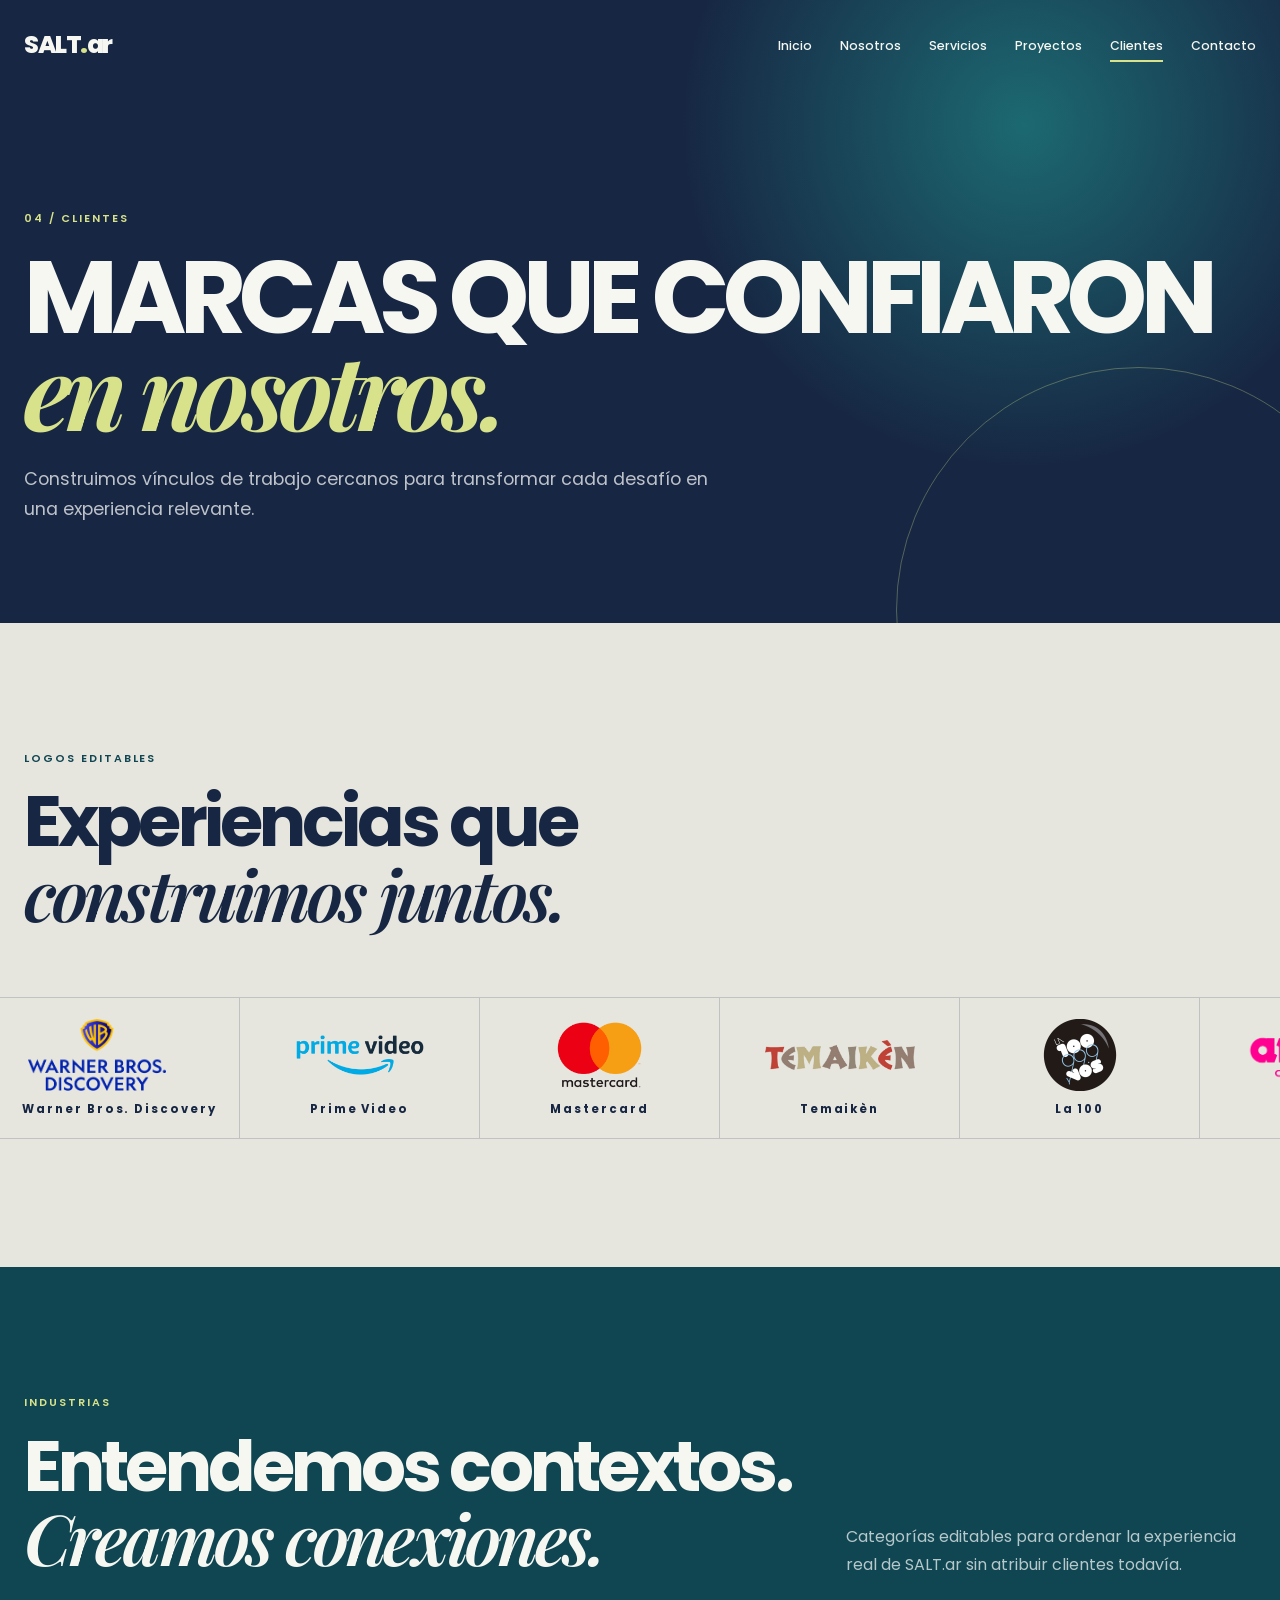
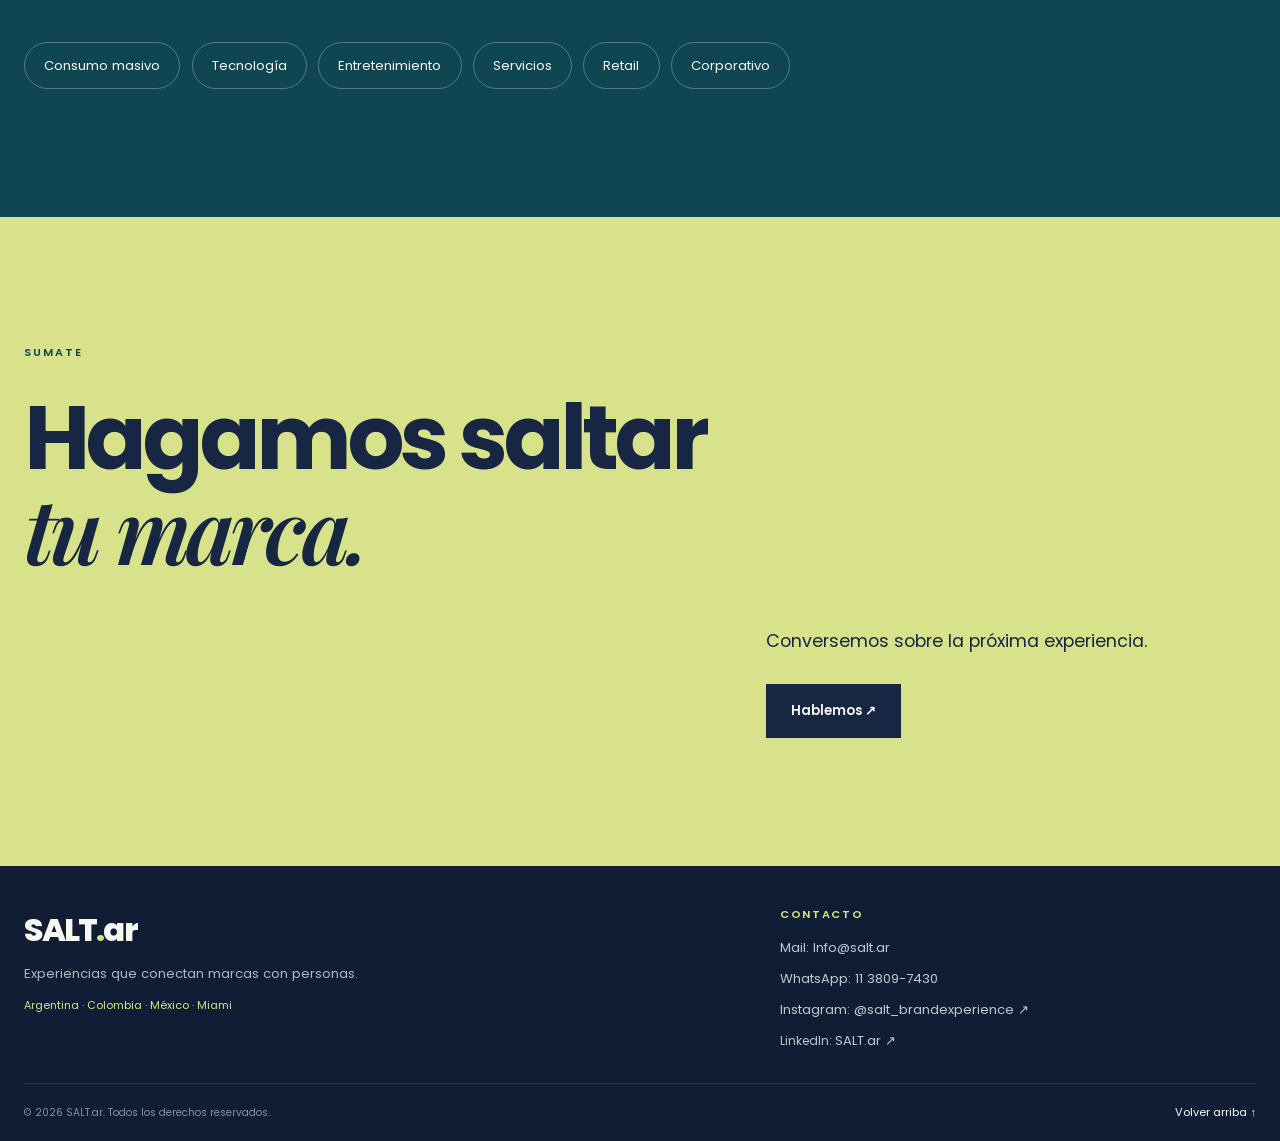
<file: clientes.html>
<!DOCTYPE html><html lang="es"><head><meta charset="UTF-8"><meta name="viewport" content="width=device-width,initial-scale=1"><meta name="description" content="Clientes e industrias con las que trabaja SALT.ar."><title>Clientes — SALT.ar</title><link rel="preconnect" href="https://fonts.googleapis.com"><link rel="preconnect" href="https://fonts.gstatic.com" crossorigin><link href="https://fonts.googleapis.com/css2?family=Playfair+Display:ital,wght@1,600&family=Poppins:wght@400;500;600;700;800&display=swap" rel="stylesheet"><link rel="stylesheet" href="css/styles.css"><script src="js/main.js" defer></script></head><body><a class="skip-link" href="#contenido">Saltar al contenido</a>
  <!-- Google Tag Manager -->
<script>(function(w,d,s,l,i){w[l]=w[l]||[];w[l].push({'gtm.start':
new Date().getTime(),event:'gtm.js'});var f=d.getElementsByTagName(s)[0],
j=d.createElement(s),dl=l!='dataLayer'?'&l='+l:'';j.async=true;j.src=
'https://www.googletagmanager.com/gtm.js?id='+i+dl;f.parentNode.insertBefore(j,f);
})(window,document,'script','dataLayer','GTM-PM9MTJH9');</script>
<!-- End Google Tag Manager -->
  <!-- Google Tag Manager (noscript) -->
<noscript><iframe src="https://www.googletagmanager.com/ns.html?id=GTM-PM9MTJH9"
height="0" width="0" style="display:none;visibility:hidden"></iframe></noscript>
<!-- End Google Tag Manager (noscript) -->
<header class="site-header scrolled" id="site-header"><div class="header-inner container"><a class="brand" href="index.html">SALT<span class="brand-dot">.</span>ar</a><button class="menu-toggle" type="button" aria-expanded="false" aria-controls="main-nav" aria-label="Abrir menú"><span></span><span></span><span></span></button><nav class="main-nav" id="main-nav"><ul><li><a href="index.html">Inicio</a></li><li><a href="nosotros.html">Nosotros</a></li><li><a href="servicios.html">Servicios</a></li><li><a href="proyectos.html">Proyectos</a></li><li><a class="is-current" href="clientes.html">Clientes</a></li><li><a href="contacto.html">Contacto</a></li></ul></nav></div></header>
<main id="contenido"><section class="inner-hero"><div class="container reveal"><p class="eyebrow">04 / Clientes</p><h1>Marcas que confiaron<br><em>en nosotros.</em></h1><p>Construimos vínculos de trabajo cercanos para transformar cada desafío en una experiencia relevante.</p></div></section><section class="clients section"><div class="container reveal"><p class="section-index">Logos editables</p><h2>Experiencias que<br><em>construimos juntos.</em></h2></div><div class="logo-carousel reveal"><div class="logo-track"><div class="logo-placeholder"><img src="img/warnerlogo.png" alt="" style="width:150px;height:72px;object-fit:contain"><h3 style="margin:.6rem 0 0;font-size:.72rem">Warner Bros. Discovery</h3></div><div class="logo-placeholder"><img src="img/Amazon-Prime-Video-Logo.png" alt="" style="width:150px;height:72px;object-fit:contain"><h3 style="margin:.6rem 0 0;font-size:.72rem">Prime Video</h3></div><div class="logo-placeholder"><img src="img/mastercard-logo.png" alt="" style="width:150px;height:72px;object-fit:contain"><h3 style="margin:.6rem 0 0;font-size:.72rem">Mastercard</h3></div><div class="logo-placeholder"><img src="img/0000_temaiken.png" alt="" style="width:150px;height:72px;object-fit:contain"><h3 style="margin:.6rem 0 0;font-size:.72rem">Temaikèn</h3></div><div class="logo-placeholder"><img src="img/la100logo-transparent.png" alt="" style="width:150px;height:72px;object-fit:contain"><h3 style="margin:.6rem 0 0;font-size:.72rem">La 100</h3></div><div class="logo-placeholder"><img src="img/arredo.png" alt="" style="width:150px;height:72px;object-fit:contain"><h3 style="margin:.6rem 0 0;font-size:.72rem">Arredo</h3></div><div class="logo-placeholder"><img src="img/0009_personal.png" alt="" style="width:150px;height:72px;object-fit:contain"><h3 style="margin:.6rem 0 0;font-size:.72rem">Personal</h3></div><div class="logo-placeholder"><img src="img/flow.png" alt="" style="width:150px;height:72px;object-fit:contain"><h3 style="margin:.6rem 0 0;font-size:.72rem">Flow</h3></div><div class="logo-placeholder"><img src="img/hbologonegro.png" alt="" style="width:150px;height:72px;object-fit:contain"><h3 style="margin:.6rem 0 0;font-size:.72rem">HBO Max</h3></div><div class="logo-placeholder"><img src="img/0003_epiroc.png" alt="" style="width:150px;height:72px;object-fit:contain"><h3 style="margin:.6rem 0 0;font-size:.72rem">Epiroc</h3></div><div class="logo-placeholder"><img src="img/claro.png" alt="" style="width:150px;height:72px;object-fit:contain"><h3 style="margin:.6rem 0 0;font-size:.72rem">Claro</h3></div><div class="logo-placeholder"><img src="img/0005_mitre.png" alt="" style="width:150px;height:72px;object-fit:contain"><h3 style="margin:.6rem 0 0;font-size:.72rem">Radio Mitre</h3></div></div></div></section>
<section class="section band-dark"><div class="container"><div class="section-head reveal"><div><p class="section-index">Industrias</p><h2>Entendemos contextos.<br><em>Creamos conexiones.</em></h2></div><p class="prose">Categorías editables para ordenar la experiencia real de SALT.ar sin atribuir clientes todavía.</p></div><div class="industries reveal"><span class="industry">Consumo masivo</span><span class="industry">Tecnología</span><span class="industry">Entretenimiento</span><span class="industry">Servicios</span><span class="industry">Retail</span><span class="industry">Corporativo</span></div></div></section>
<section class="cta section"><div class="container cta-inner reveal"><p class="section-index">Sumate</p><h2>Hagamos saltar<br><em>tu marca.</em></h2><div><p>Conversemos sobre la próxima experiencia.</p><a class="button button-dark" href="contacto.html">Hablemos ↗</a></div></div></section></main>
<footer class="site-footer"><div class="container footer-grid"><div class="footer-brand"><a class="brand" href="index.html" aria-label="SALT.ar, inicio">SALT<span class="brand-dot">.</span>ar</a><p>Experiencias que conectan marcas con personas.</p><span>Argentina · Colombia · México · Miami</span></div><div class="footer-contact"><h2>Contacto</h2><a href="mailto:Info@salt.ar">Mail: Info@salt.ar</a><a href="https://wa.me/5491138097430">WhatsApp: 11 3809-7430</a><a href="https://www.instagram.com/salt_brandexperience/" target="_blank" rel="noopener noreferrer">Instagram: @salt_brandexperience ↗</a><span>LinkedIn: <a href="https://www.linkedin.com/company/salt-arg/?viewAsMember=true" target="_blank" rel="noopener noreferrer">SALT.ar ↗</a></span></div></div><div class="container footer-bottom"><p>© <span class="current-year"></span> SALT.ar. Todos los derechos reservados.</p><button class="back-to-top" type="button" aria-label="Volver arriba">Volver arriba <span aria-hidden="true">↑</span></button></div></footer></body></html>
</file>
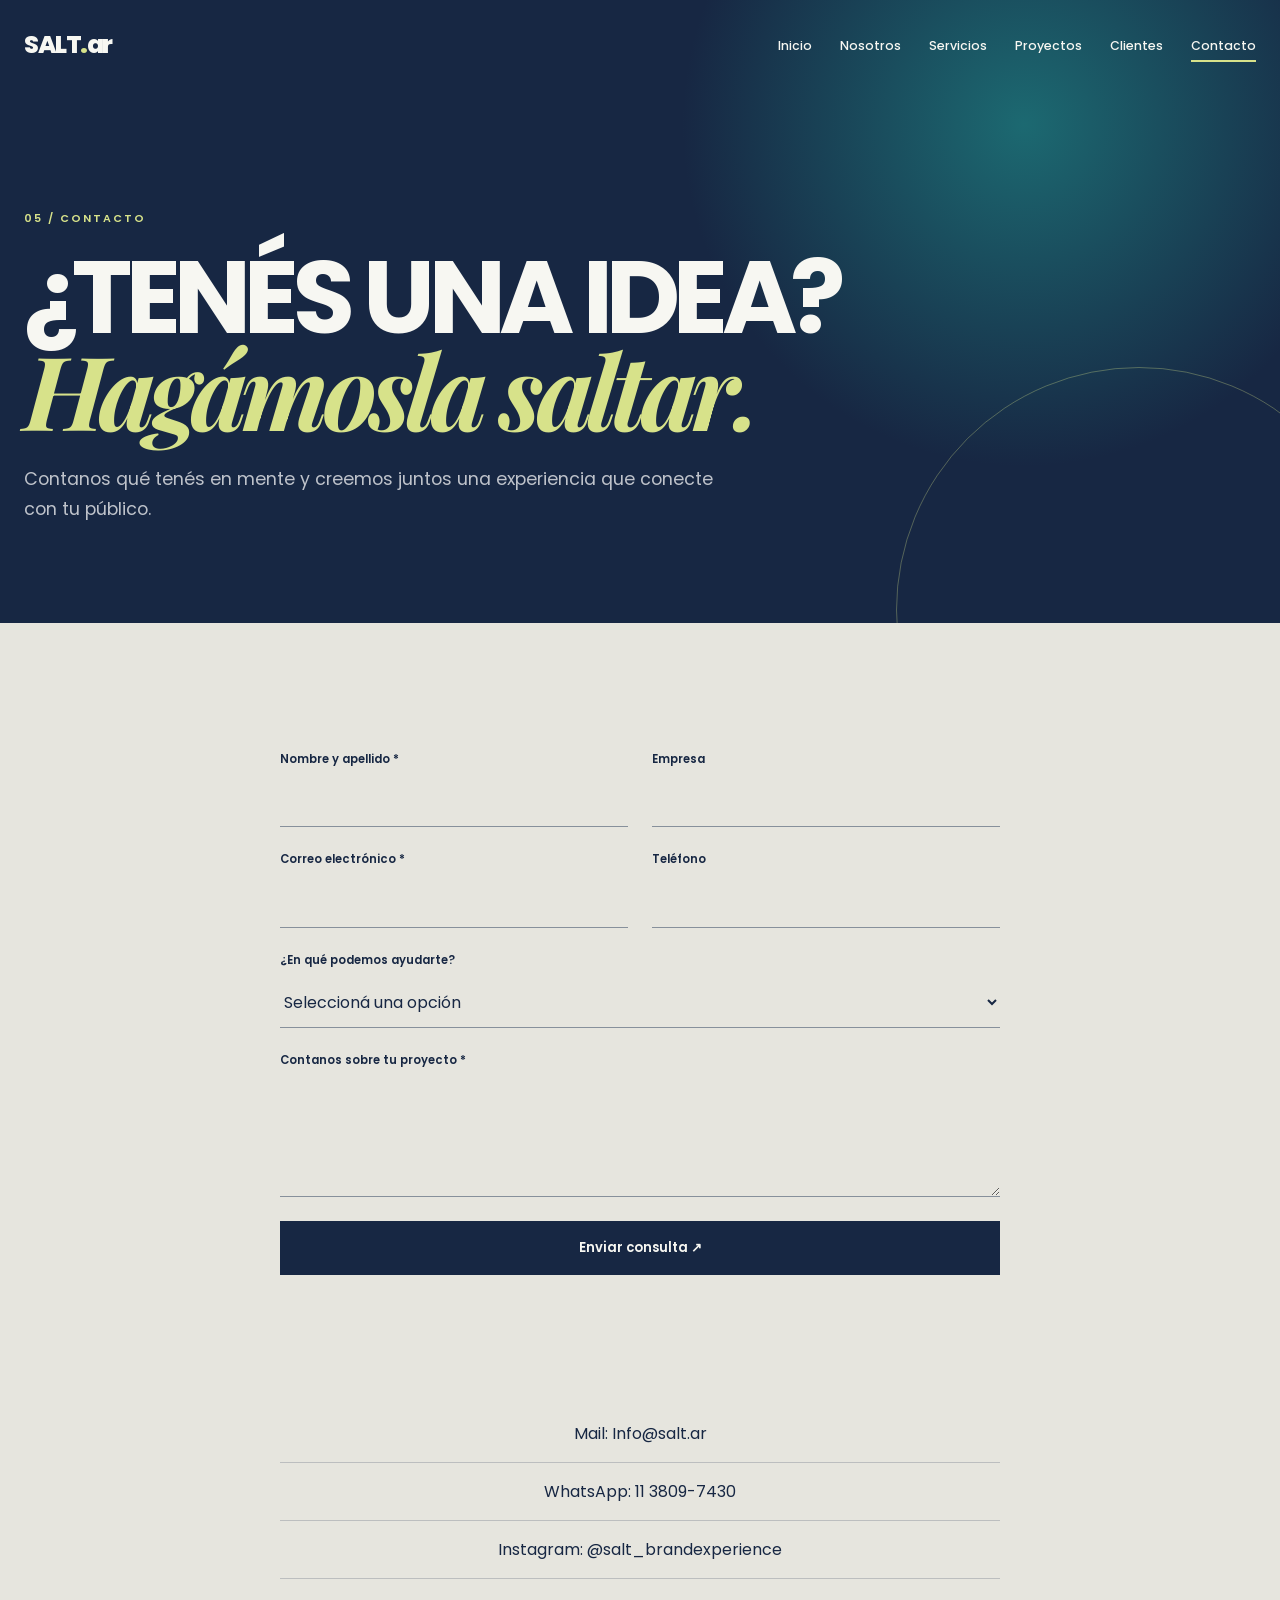
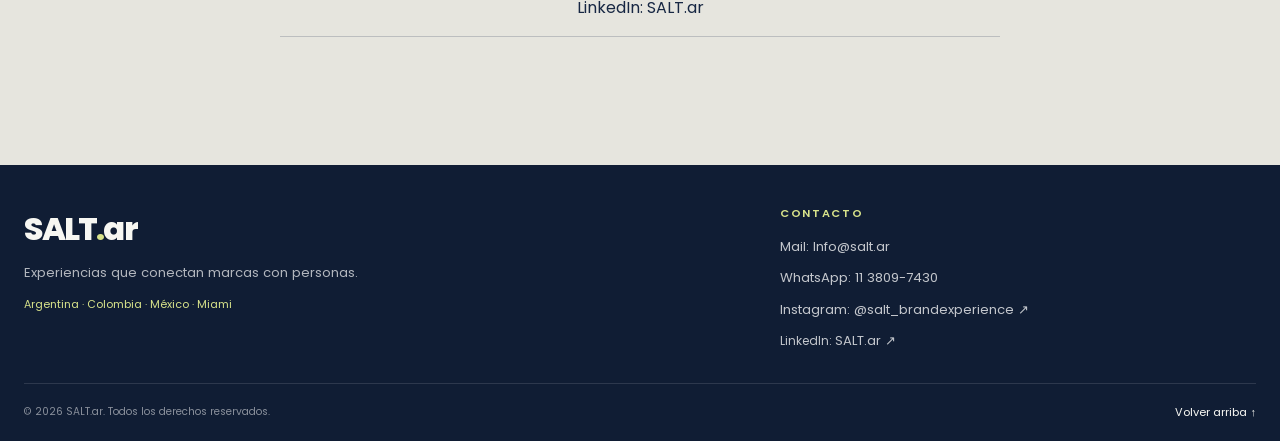
<file: contacto.html>
<!DOCTYPE html><html lang="es"><head><meta charset="UTF-8"><meta name="viewport" content="width=device-width,initial-scale=1"><meta name="description" content="Contactá a SALT.ar y contanos tu próximo proyecto."><title>Contacto — SALT.ar</title><link rel="preconnect" href="https://fonts.googleapis.com"><link rel="preconnect" href="https://fonts.gstatic.com" crossorigin><link href="https://fonts.googleapis.com/css2?family=Playfair+Display:ital,wght@1,600&family=Poppins:wght@400;500;600;700;800&display=swap" rel="stylesheet"><link rel="stylesheet" href="css/styles.css"><script src="js/main.js" defer></script></head><body><a class="skip-link" href="#contenido">Saltar al contenido</a>
  <!-- Google Tag Manager -->
<script>(function(w,d,s,l,i){w[l]=w[l]||[];w[l].push({'gtm.start':
new Date().getTime(),event:'gtm.js'});var f=d.getElementsByTagName(s)[0],
j=d.createElement(s),dl=l!='dataLayer'?'&l='+l:'';j.async=true;j.src=
'https://www.googletagmanager.com/gtm.js?id='+i+dl;f.parentNode.insertBefore(j,f);
})(window,document,'script','dataLayer','GTM-PM9MTJH9');</script>
<!-- End Google Tag Manager -->
  <!-- Google Tag Manager (noscript) -->
<noscript><iframe src="https://www.googletagmanager.com/ns.html?id=GTM-PM9MTJH9"
height="0" width="0" style="display:none;visibility:hidden"></iframe></noscript>
<!-- End Google Tag Manager (noscript) -->
<header class="site-header scrolled" id="site-header"><div class="header-inner container"><a class="brand" href="index.html">SALT<span class="brand-dot">.</span>ar</a><button class="menu-toggle" type="button" aria-expanded="false" aria-controls="main-nav" aria-label="Abrir menú"><span></span><span></span><span></span></button><nav class="main-nav" id="main-nav"><ul><li><a href="index.html">Inicio</a></li><li><a href="nosotros.html">Nosotros</a></li><li><a href="servicios.html">Servicios</a></li><li><a href="proyectos.html">Proyectos</a></li><li><a href="clientes.html">Clientes</a></li><li><a class="is-current" href="contacto.html">Contacto</a></li></ul></nav></div></header>
<main id="contenido"><section class="inner-hero"><div class="container reveal"><p class="eyebrow">05 / Contacto</p><h1>¿Tenés una idea?<br><em>Hagámosla saltar.</em></h1><p>Contanos qué tenés en mente y creemos juntos una experiencia que conecte con tu público.</p></div></section>
<section class="section contact-section"><div class="container contact-layout"><form class="contact-form reveal" action="contacto.html" method="post"><div class="field"><label for="nombre">Nombre y apellido *</label><input id="nombre" name="nombre" type="text" autocomplete="name" required></div><div class="field"><label for="empresa">Empresa</label><input id="empresa" name="empresa" type="text" autocomplete="organization"></div><div class="field"><label for="email">Correo electrónico *</label><input id="email" name="email" type="email" autocomplete="email" required></div><div class="field"><label for="telefono">Teléfono</label><input id="telefono" name="telefono" type="tel" autocomplete="tel"></div><div class="field full"><label for="servicio">¿En qué podemos ayudarte?</label><select id="servicio" name="servicio"><option value="">Seleccioná una opción</option><option>Brand Experience</option><option>Activaciones BTL</option><option>Eventos corporativos</option><option>Producción integral</option><option>Otro</option></select></div><div class="field full"><label for="mensaje">Contanos sobre tu proyecto *</label><textarea id="mensaje" name="mensaje" required></textarea></div><button class="button button-dark" type="submit">Enviar consulta ↗</button><p class="form-status" role="status" aria-live="polite"></p></form>
<aside class="contact-details reveal"><a href="mailto:Info@salt.ar">Mail: Info@salt.ar</a><a href="https://wa.me/5491138097430">WhatsApp: 11 3809-7430</a><a href="https://www.instagram.com/salt_brandexperience/" target="_blank" rel="noopener noreferrer">Instagram: @salt_brandexperience</a><a href="https://www.linkedin.com/company/salt-arg/?viewAsMember=true" target="_blank" rel="noopener noreferrer">LinkedIn: SALT.ar</a></aside></div></section></main>
<footer class="site-footer"><div class="container footer-grid"><div class="footer-brand"><a class="brand" href="index.html" aria-label="SALT.ar, inicio">SALT<span class="brand-dot">.</span>ar</a><p>Experiencias que conectan marcas con personas.</p><span>Argentina · Colombia · México · Miami</span></div><div class="footer-contact"><h2>Contacto</h2><a href="mailto:Info@salt.ar">Mail: Info@salt.ar</a><a href="https://wa.me/5491138097430">WhatsApp: 11 3809-7430</a><a href="https://www.instagram.com/salt_brandexperience/" target="_blank" rel="noopener noreferrer">Instagram: @salt_brandexperience ↗</a><span>LinkedIn: <a href="https://www.linkedin.com/company/salt-arg/?viewAsMember=true" target="_blank" rel="noopener noreferrer">SALT.ar ↗</a></span></div></div><div class="container footer-bottom"><p>© <span class="current-year"></span> SALT.ar. Todos los derechos reservados.</p><button class="back-to-top" type="button" aria-label="Volver arriba">Volver arriba <span aria-hidden="true">↑</span></button></div></footer></body></html>
</file>
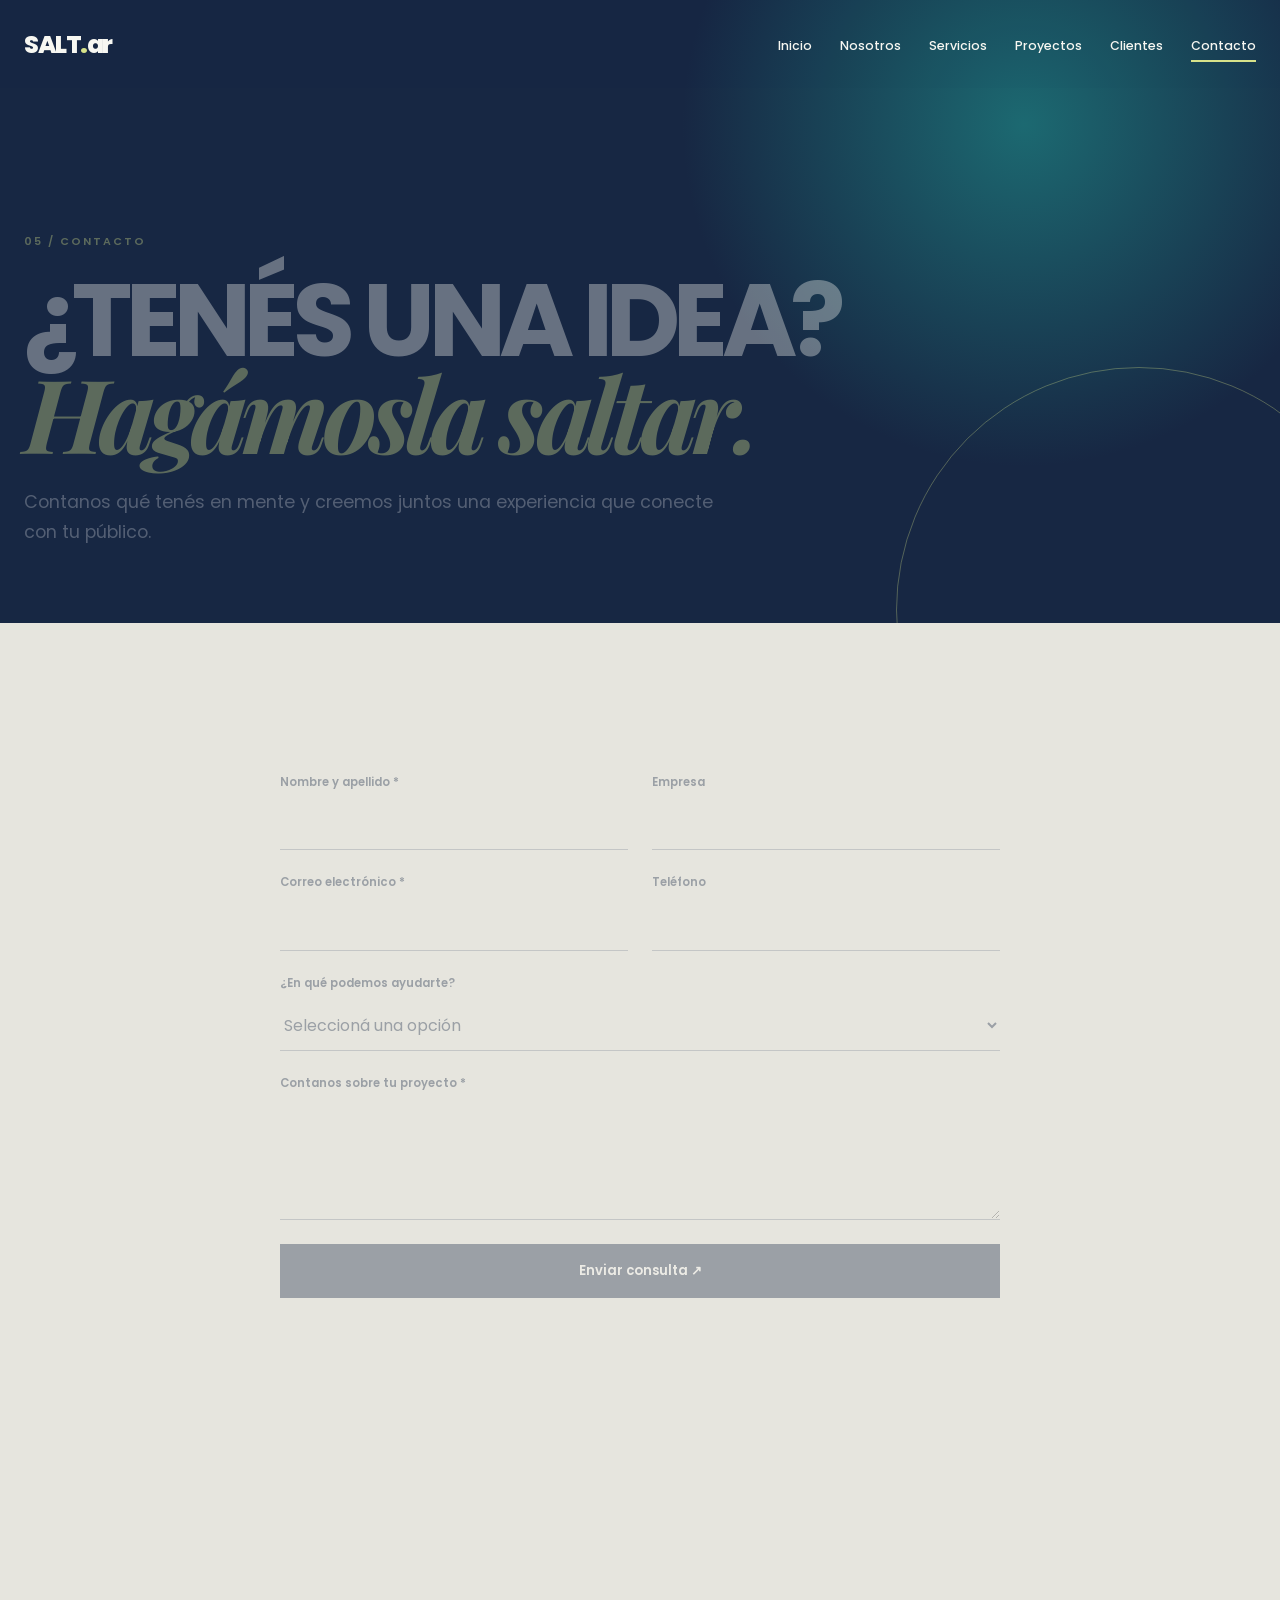
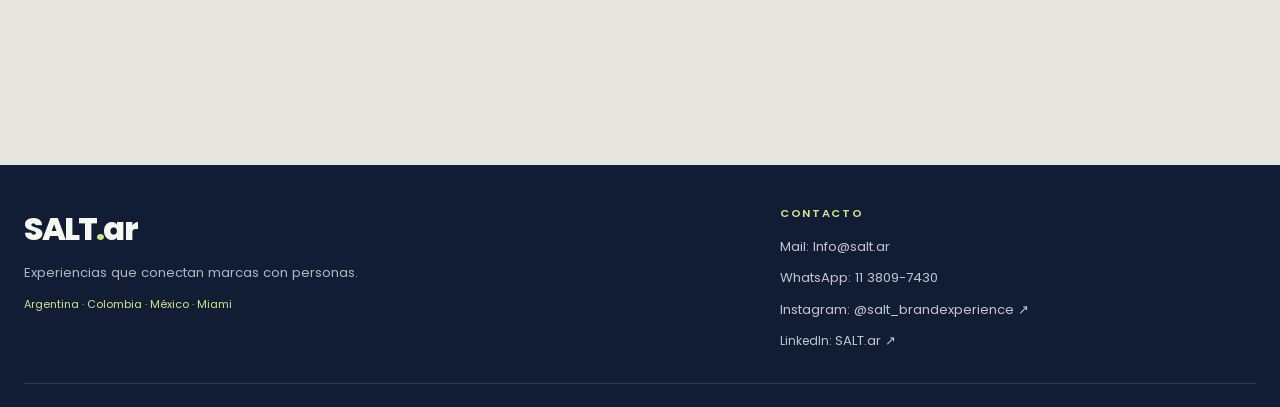
<file: hablemos.html>
<!DOCTYPE html>
<html lang="es">
<head>
  <!-- Google Tag Manager -->
<script>(function(w,d,s,l,i){w[l]=w[l]||[];w[l].push({'gtm.start':
new Date().getTime(),event:'gtm.js'});var f=d.getElementsByTagName(s)[0],
j=d.createElement(s),dl=l!='dataLayer'?'&l='+l:'';j.async=true;j.src=
'https://www.googletagmanager.com/gtm.js?id='+i+dl;f.parentNode.insertBefore(j,f);
})(window,document,'script','dataLayer','GTM-PM9MTJH9');</script>
<!-- End Google Tag Manager -->
  <meta charset="UTF-8">
  <meta name="viewport" content="width=device-width, initial-scale=1.0">
  <meta http-equiv="refresh" content="0; url=contacto.html">
  <title>Redirigiendo a contacto — SALT.ar</title>
  <link rel="canonical" href="contacto.html">
  <link rel="stylesheet" href="css/styles.css">
  <script src="js/main.js" defer></script>
</head>
<body>
  <!-- Google Tag Manager (noscript) -->
<noscript><iframe src="https://www.googletagmanager.com/ns.html?id=GTM-PM9MTJH9"
height="0" width="0" style="display:none;visibility:hidden"></iframe></noscript>
<!-- End Google Tag Manager (noscript) -->
  <p>Redirigiendo a <a href="contacto.html">contacto</a>…</p>
<footer class="site-footer"><div class="container footer-grid"><div class="footer-brand"><a class="brand" href="index.html" aria-label="SALT.ar, inicio">SALT<span class="brand-dot">.</span>ar</a><p>Experiencias que conectan marcas con personas.</p><span>Argentina · Colombia · México · Miami</span></div><div class="footer-contact"><h2>Contacto</h2><a href="mailto:Info@salt.ar">Mail: Info@salt.ar</a><a href="https://wa.me/5491138097430">WhatsApp: 11 3809-7430</a><a href="https://www.instagram.com/salt_brandexperience/" target="_blank" rel="noopener noreferrer">Instagram: @salt_brandexperience ↗</a><span>LinkedIn: <a href="https://www.linkedin.com/company/salt-arg/?viewAsMember=true" target="_blank" rel="noopener noreferrer">SALT.ar ↗</a></span></div></div><div class="container footer-bottom"><p>© <span class="current-year"></span> SALT.ar. Todos los derechos reservados.</p><button class="back-to-top" type="button" aria-label="Volver arriba">Volver arriba <span aria-hidden="true">↑</span></button></div></footer>
</body>
</html>
</file>
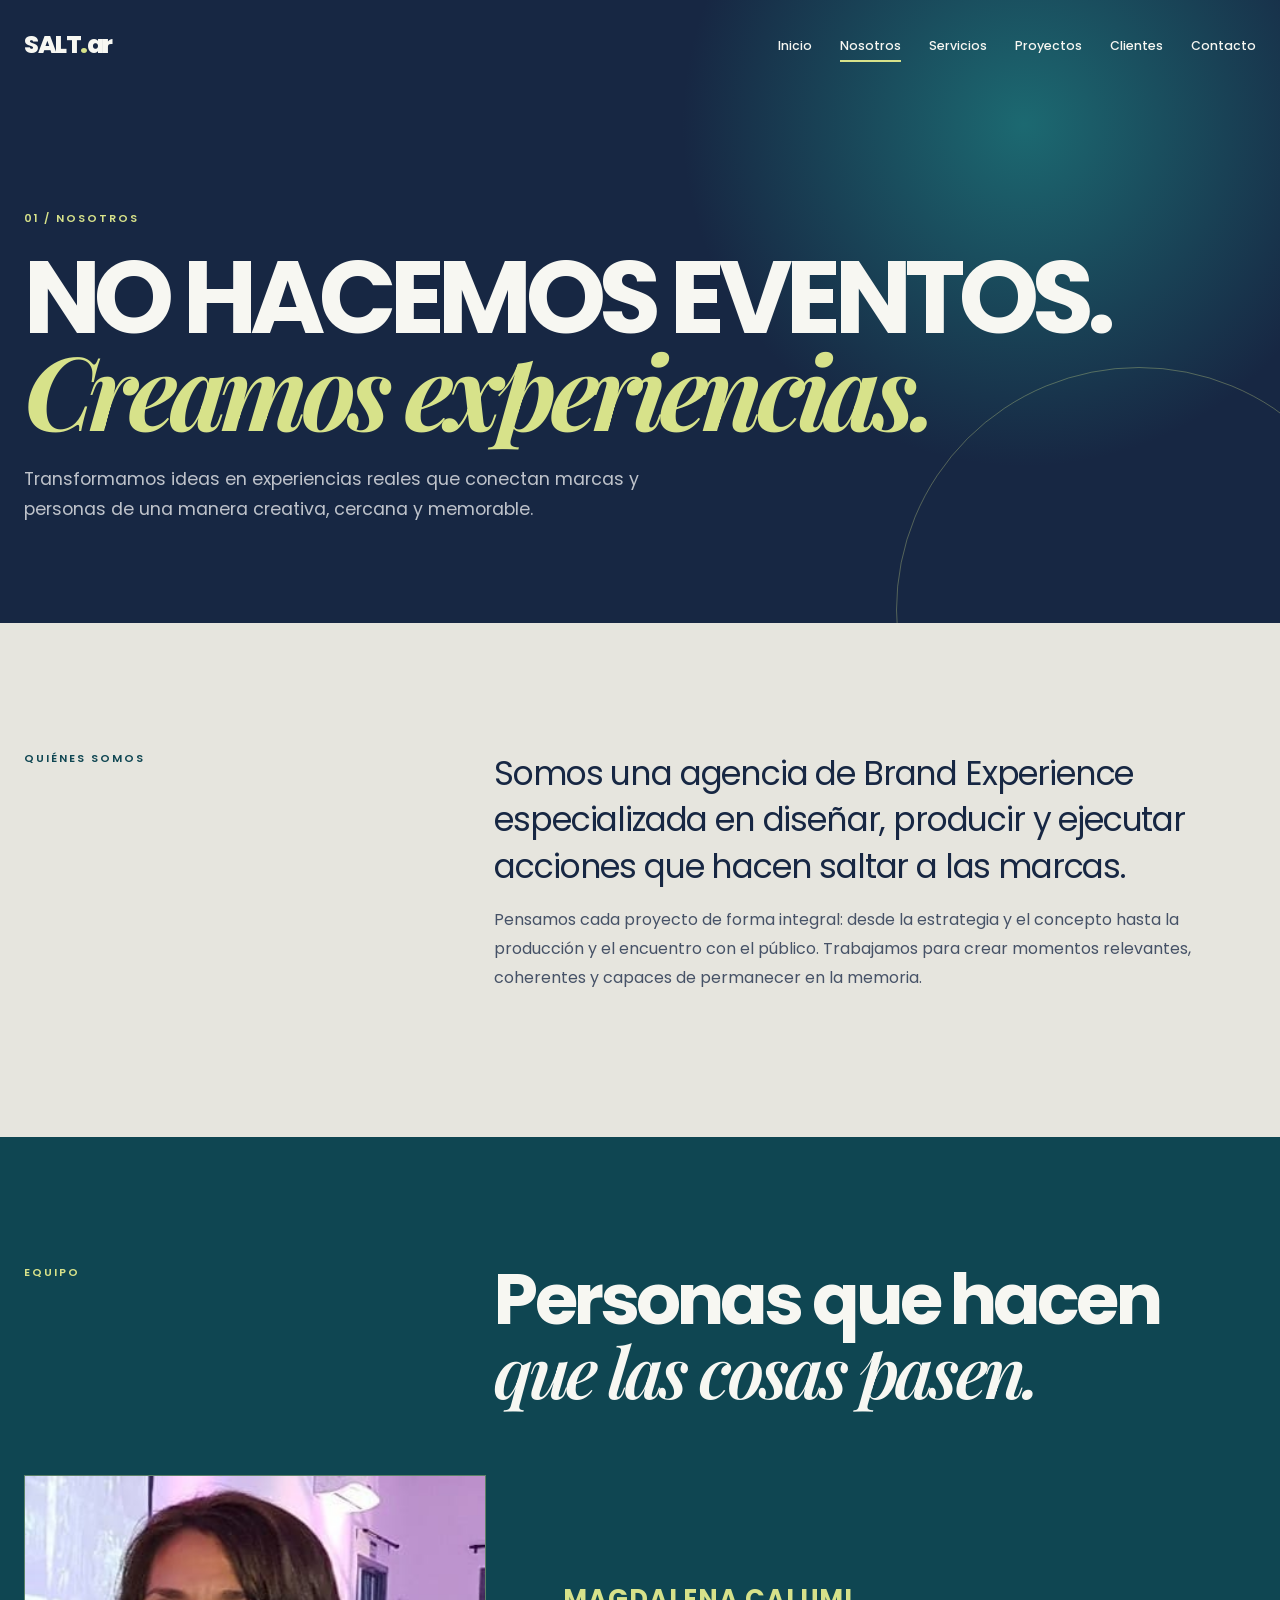
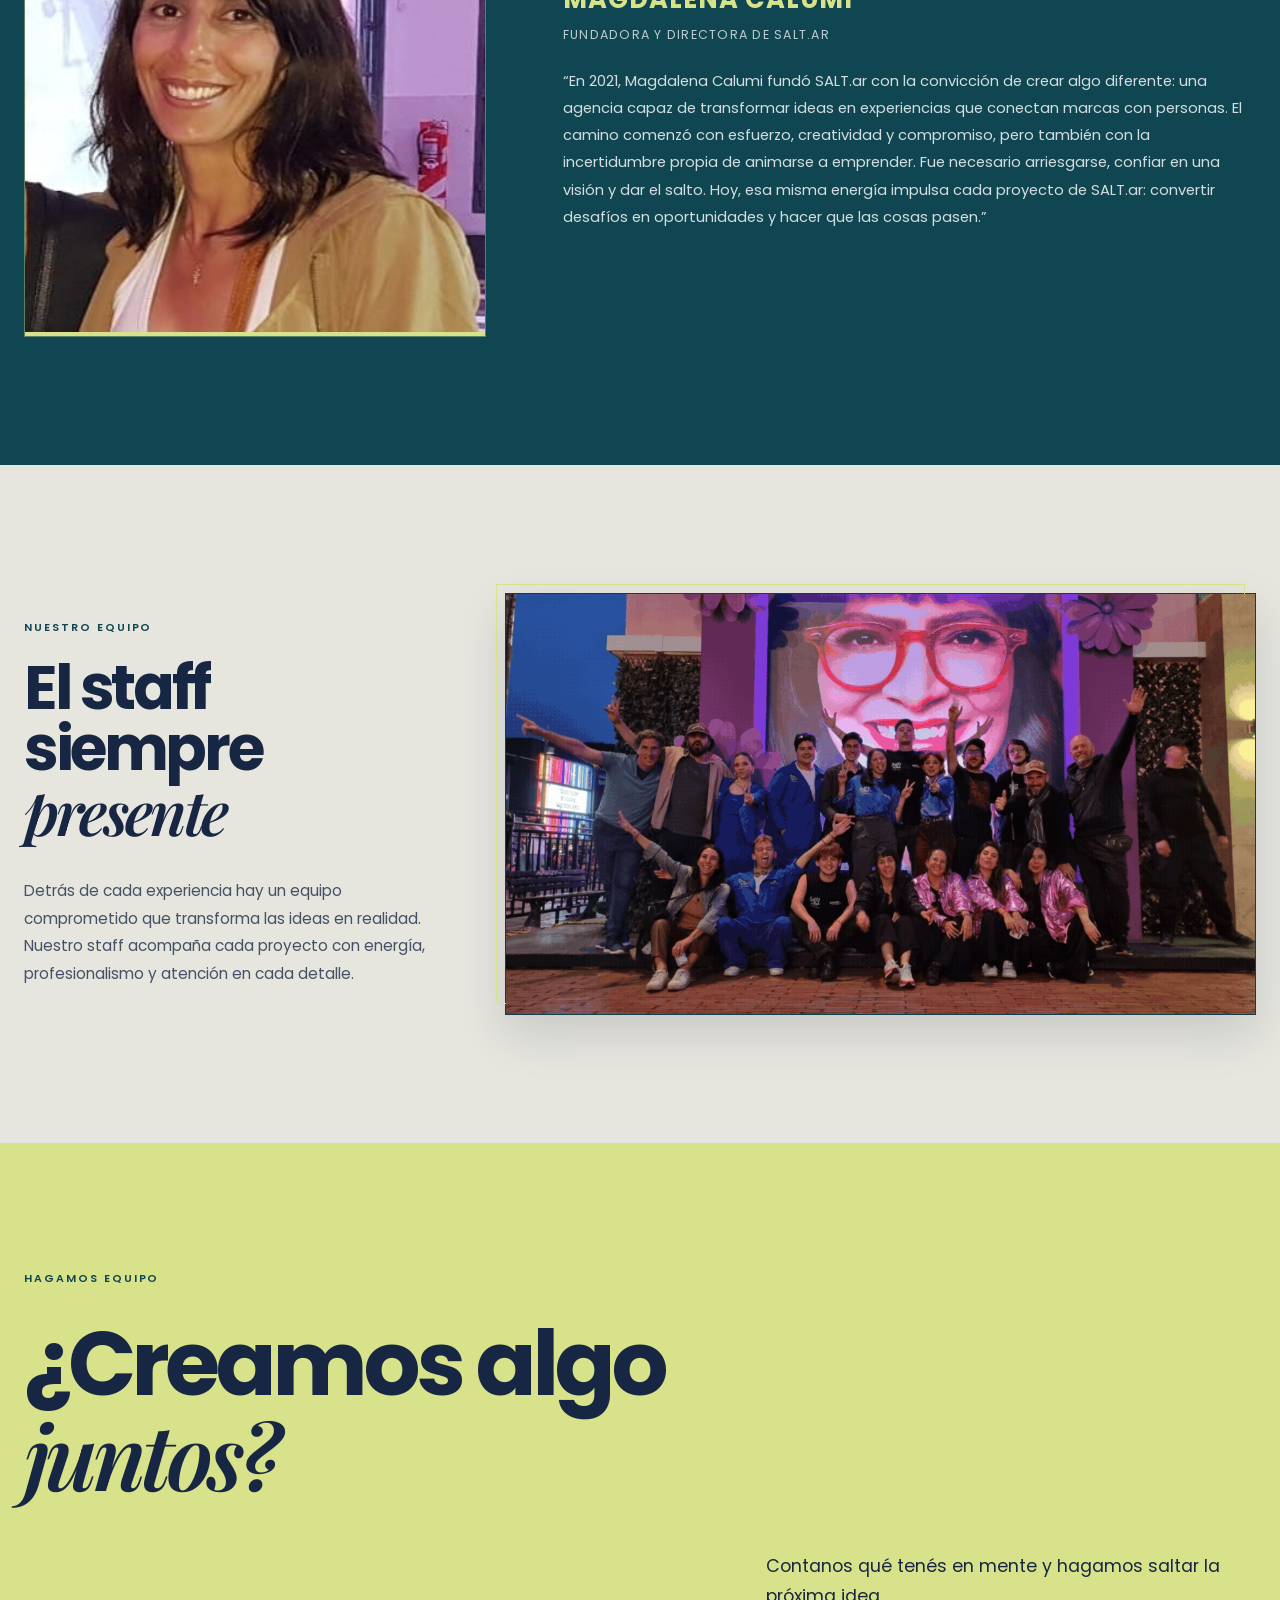
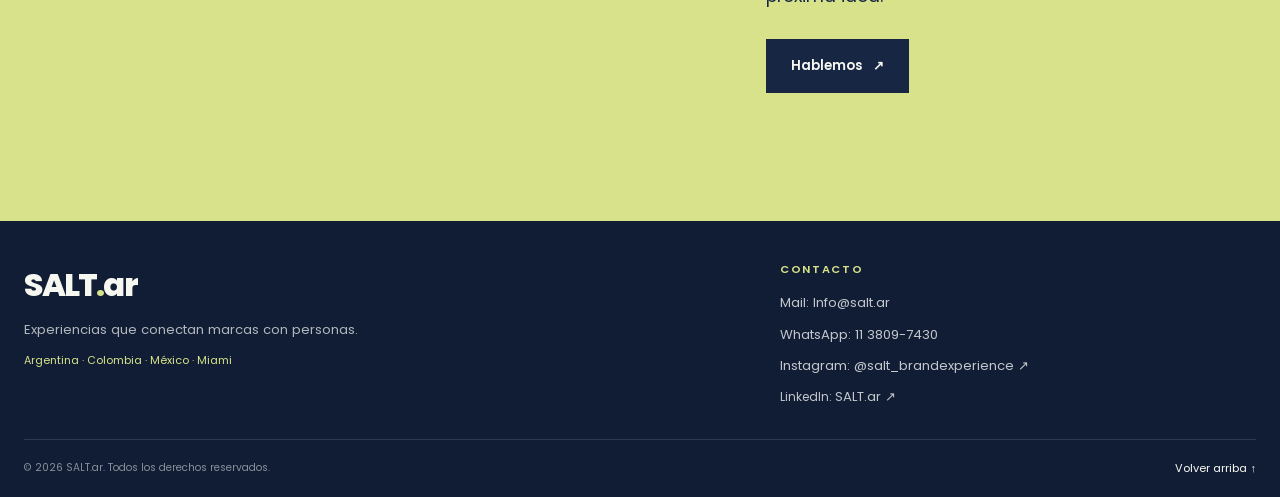
<file: nosotros.html>
<!DOCTYPE html><html lang="es"><head><meta charset="UTF-8"><meta name="viewport" content="width=device-width,initial-scale=1"><meta name="description" content="Conocé SALT.ar, agencia de Brand Experience."><title>Nosotros — SALT.ar</title><link rel="preconnect" href="https://fonts.googleapis.com"><link rel="preconnect" href="https://fonts.gstatic.com" crossorigin><link href="https://fonts.googleapis.com/css2?family=Playfair+Display:ital,wght@1,600&family=Poppins:wght@400;500;600;700;800&display=swap" rel="stylesheet"><link rel="stylesheet" href="css/styles.css"><script src="js/main.js" defer></script></head><body>
  <!-- Google Tag Manager -->
<script>(function(w,d,s,l,i){w[l]=w[l]||[];w[l].push({'gtm.start':
new Date().getTime(),event:'gtm.js'});var f=d.getElementsByTagName(s)[0],
j=d.createElement(s),dl=l!='dataLayer'?'&l='+l:'';j.async=true;j.src=
'https://www.googletagmanager.com/gtm.js?id='+i+dl;f.parentNode.insertBefore(j,f);
})(window,document,'script','dataLayer','GTM-PM9MTJH9');</script>
<!-- End Google Tag Manager -->
  <!-- Google Tag Manager (noscript) -->
<noscript><iframe src="https://www.googletagmanager.com/ns.html?id=GTM-PM9MTJH9"
height="0" width="0" style="display:none;visibility:hidden"></iframe></noscript>
<!-- End Google Tag Manager (noscript) -->
<a class="skip-link" href="#contenido">Saltar al contenido</a>
<header class="site-header scrolled" id="site-header"><div class="header-inner container"><a class="brand" href="index.html" aria-label="SALT.ar, inicio">SALT<span class="brand-dot">.</span>ar</a><button class="menu-toggle" type="button" aria-expanded="false" aria-controls="main-nav" aria-label="Abrir menú"><span></span><span></span><span></span></button><nav class="main-nav" id="main-nav" aria-label="Navegación principal"><ul><li><a href="index.html">Inicio</a></li><li><a class="is-current" href="nosotros.html">Nosotros</a></li><li><a href="servicios.html">Servicios</a></li><li><a href="proyectos.html">Proyectos</a></li><li><a href="clientes.html">Clientes</a></li><li><a href="contacto.html">Contacto</a></li></ul></nav></div></header>
<main id="contenido"><section class="inner-hero"><div class="container reveal"><p class="eyebrow">01 / Nosotros</p><h1>No hacemos eventos.<br><em>Creamos experiencias.</em></h1><p>Transformamos ideas en experiencias reales que conectan marcas y personas de una manera creativa, cercana y memorable.</p></div></section>
<section class="section"><div class="container content-grid reveal"><p class="section-index">Quiénes somos</p><div><p class="prose-large">Somos una agencia de Brand Experience especializada en diseñar, producir y ejecutar acciones que hacen saltar a las marcas.</p><p class="prose">Pensamos cada proyecto de forma integral: desde la estrategia y el concepto hasta la producción y el encuentro con el público. Trabajamos para crear momentos relevantes, coherentes y capaces de permanecer en la memoria.</p></div></div></section>
<section class="section band-dark founder-section"><div class="container reveal"><div class="founder-heading"><p class="section-index">Equipo</p><h2>Personas que hacen<br><em>que las cosas pasen.</em></h2></div><div class="founder-profile"><div class="founder-photo"><img src="img/fotomale.jpg" alt="Magdalena Calumi, fundadora de SALT.ar"></div><div class="founder-copy"><p class="founder-name">MAGDALENA CALUMI</p><p class="founder-role">Fundadora y directora de SALT.ar</p><blockquote>“En 2021, Magdalena Calumi fundó SALT.ar con la convicción de crear algo diferente: una agencia capaz de transformar ideas en experiencias que conectan marcas con personas. El camino comenzó con esfuerzo, creatividad y compromiso, pero también con la incertidumbre propia de animarse a emprender. Fue necesario arriesgarse, confiar en una visión y dar el salto. Hoy, esa misma energía impulsa cada proyecto de SALT.ar: convertir desafíos en oportunidades y hacer que las cosas pasen.”</blockquote></div></div></div></section>
<section class="section staff-section"><div class="container staff-layout reveal"><div class="staff-copy"><p class="section-index">Nuestro equipo</p><h2>El staff siempre<br><em>presente</em></h2><p>Detrás de cada experiencia hay un equipo comprometido que transforma las ideas en realidad. Nuestro staff acompaña cada proyecto con energía, profesionalismo y atención en cada detalle.</p></div><div class="staff-photo"><img src="img/staffsalt.gif" alt="Equipo de SALT.ar"></div></div></section>
<section class="cta section"><div class="container cta-inner reveal"><p class="section-index">Hagamos equipo</p><h2>¿Creamos algo<br><em>juntos?</em></h2><div><p>Contanos qué tenés en mente y hagamos saltar la próxima idea.</p><a class="button button-dark" href="contacto.html">Hablemos <span aria-hidden="true">↗</span></a></div></div></section></main>
<footer class="site-footer"><div class="container footer-grid"><div class="footer-brand"><a class="brand" href="index.html" aria-label="SALT.ar, inicio">SALT<span class="brand-dot">.</span>ar</a><p>Experiencias que conectan marcas con personas.</p><span>Argentina · Colombia · México · Miami</span></div><div class="footer-contact"><h2>Contacto</h2><a href="mailto:Info@salt.ar">Mail: Info@salt.ar</a><a href="https://wa.me/5491138097430">WhatsApp: 11 3809-7430</a><a href="https://www.instagram.com/salt_brandexperience/" target="_blank" rel="noopener noreferrer">Instagram: @salt_brandexperience ↗</a><span>LinkedIn: <a href="https://www.linkedin.com/company/salt-arg/?viewAsMember=true" target="_blank" rel="noopener noreferrer">SALT.ar ↗</a></span></div></div><div class="container footer-bottom"><p>© <span class="current-year"></span> SALT.ar. Todos los derechos reservados.</p><button class="back-to-top" type="button" aria-label="Volver arriba">Volver arriba <span aria-hidden="true">↑</span></button></div></footer></body></html>
</file>
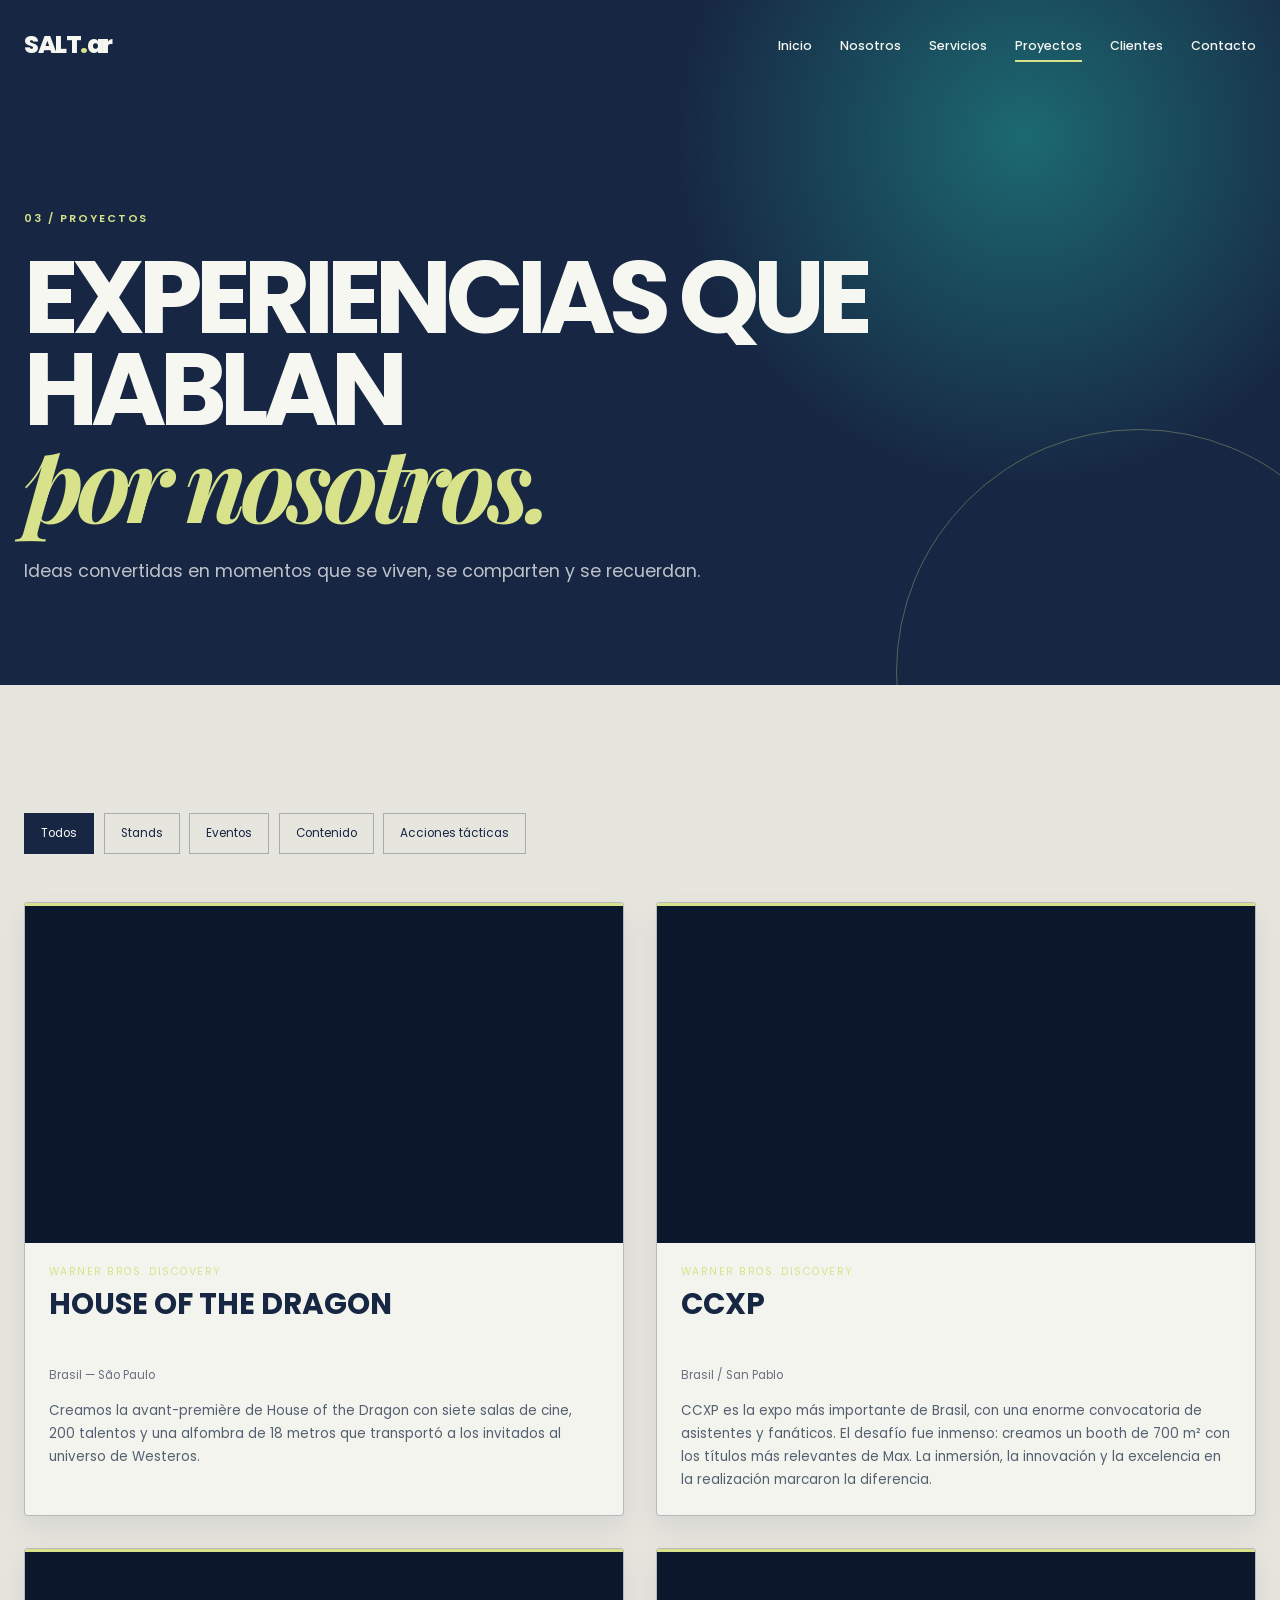
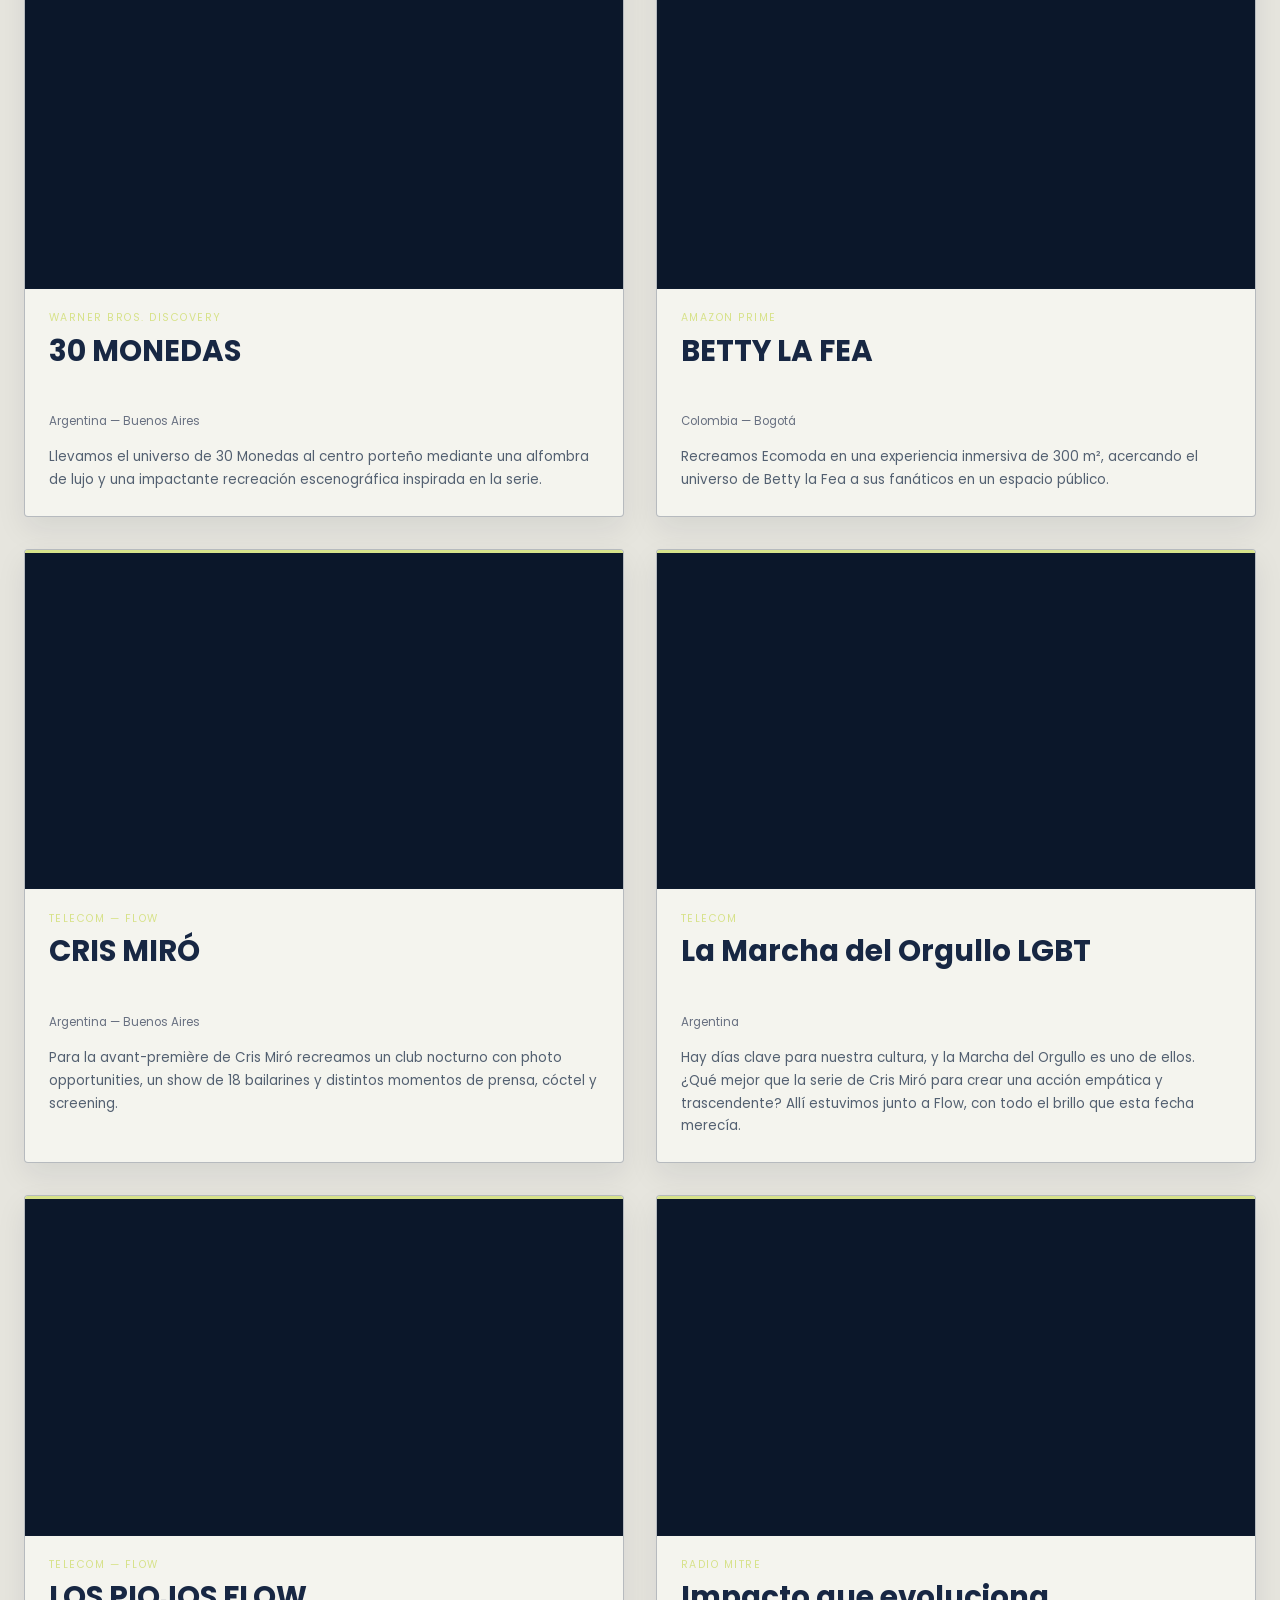
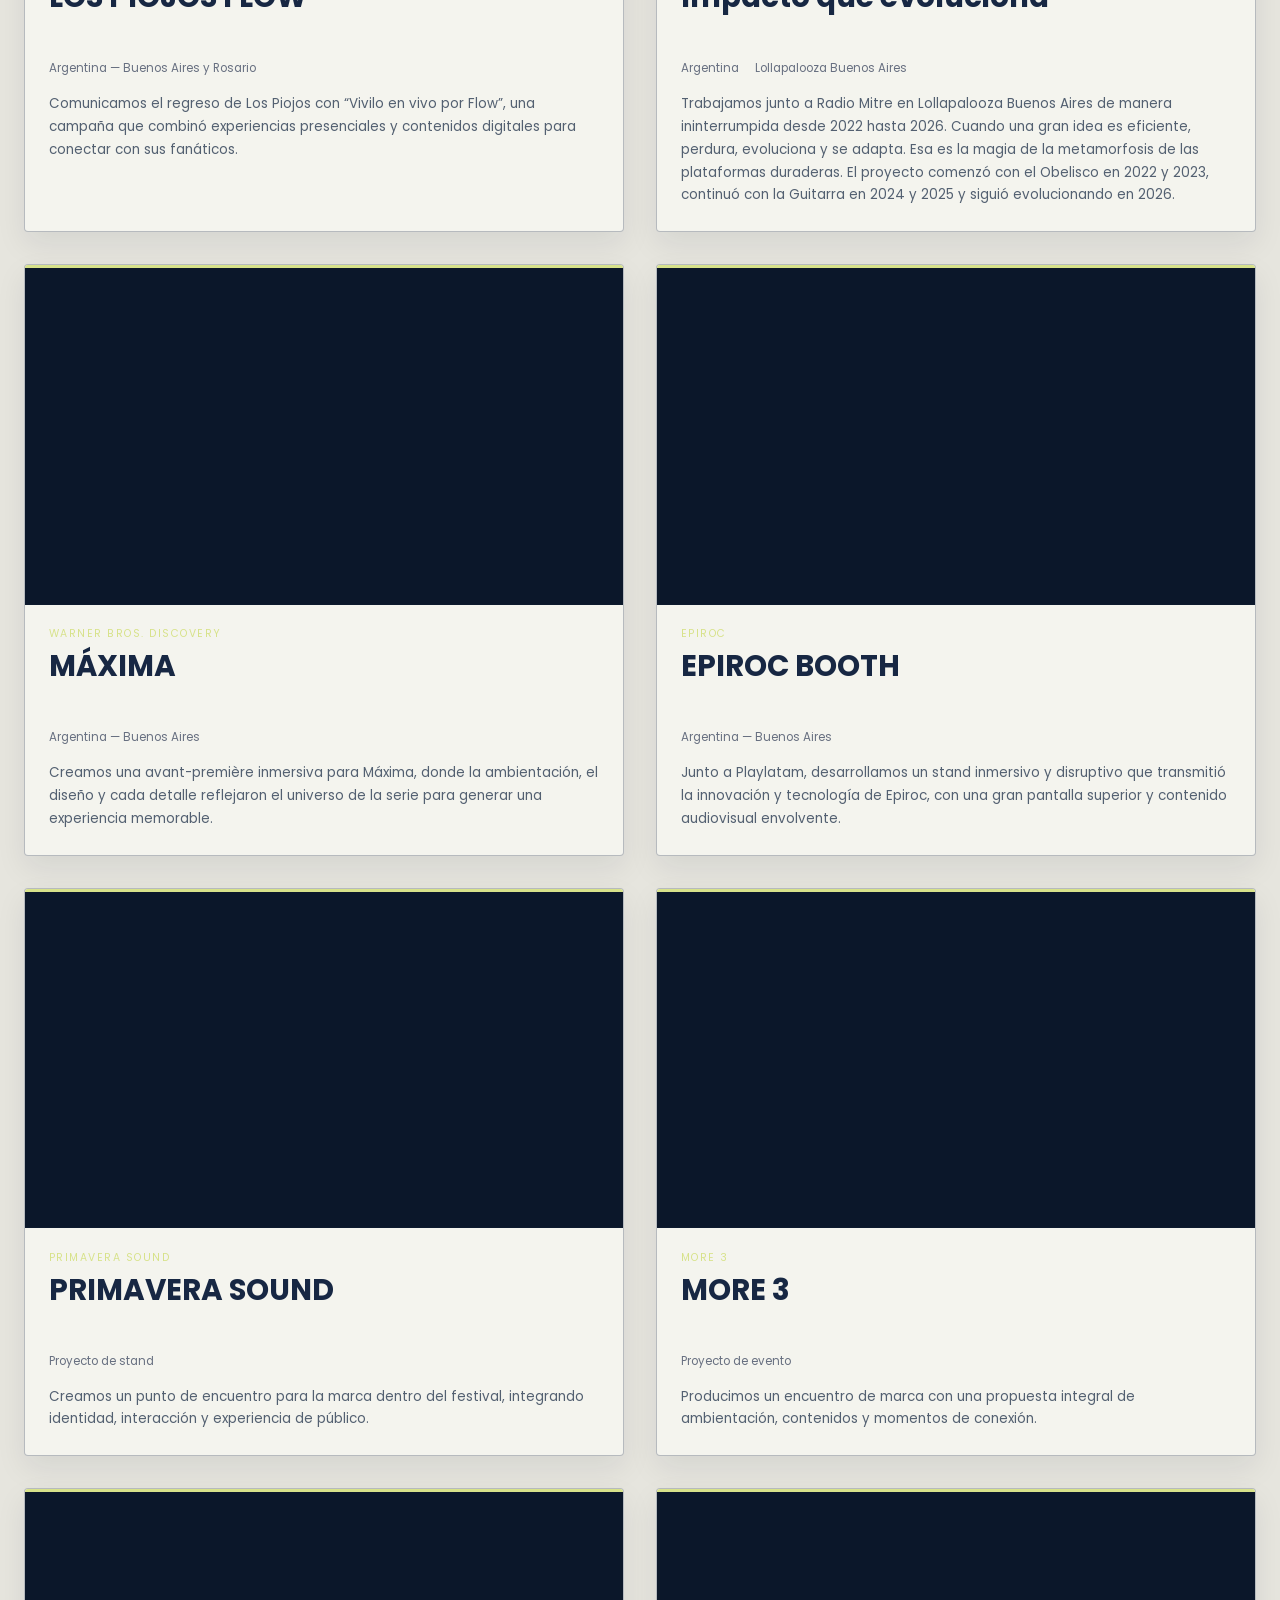
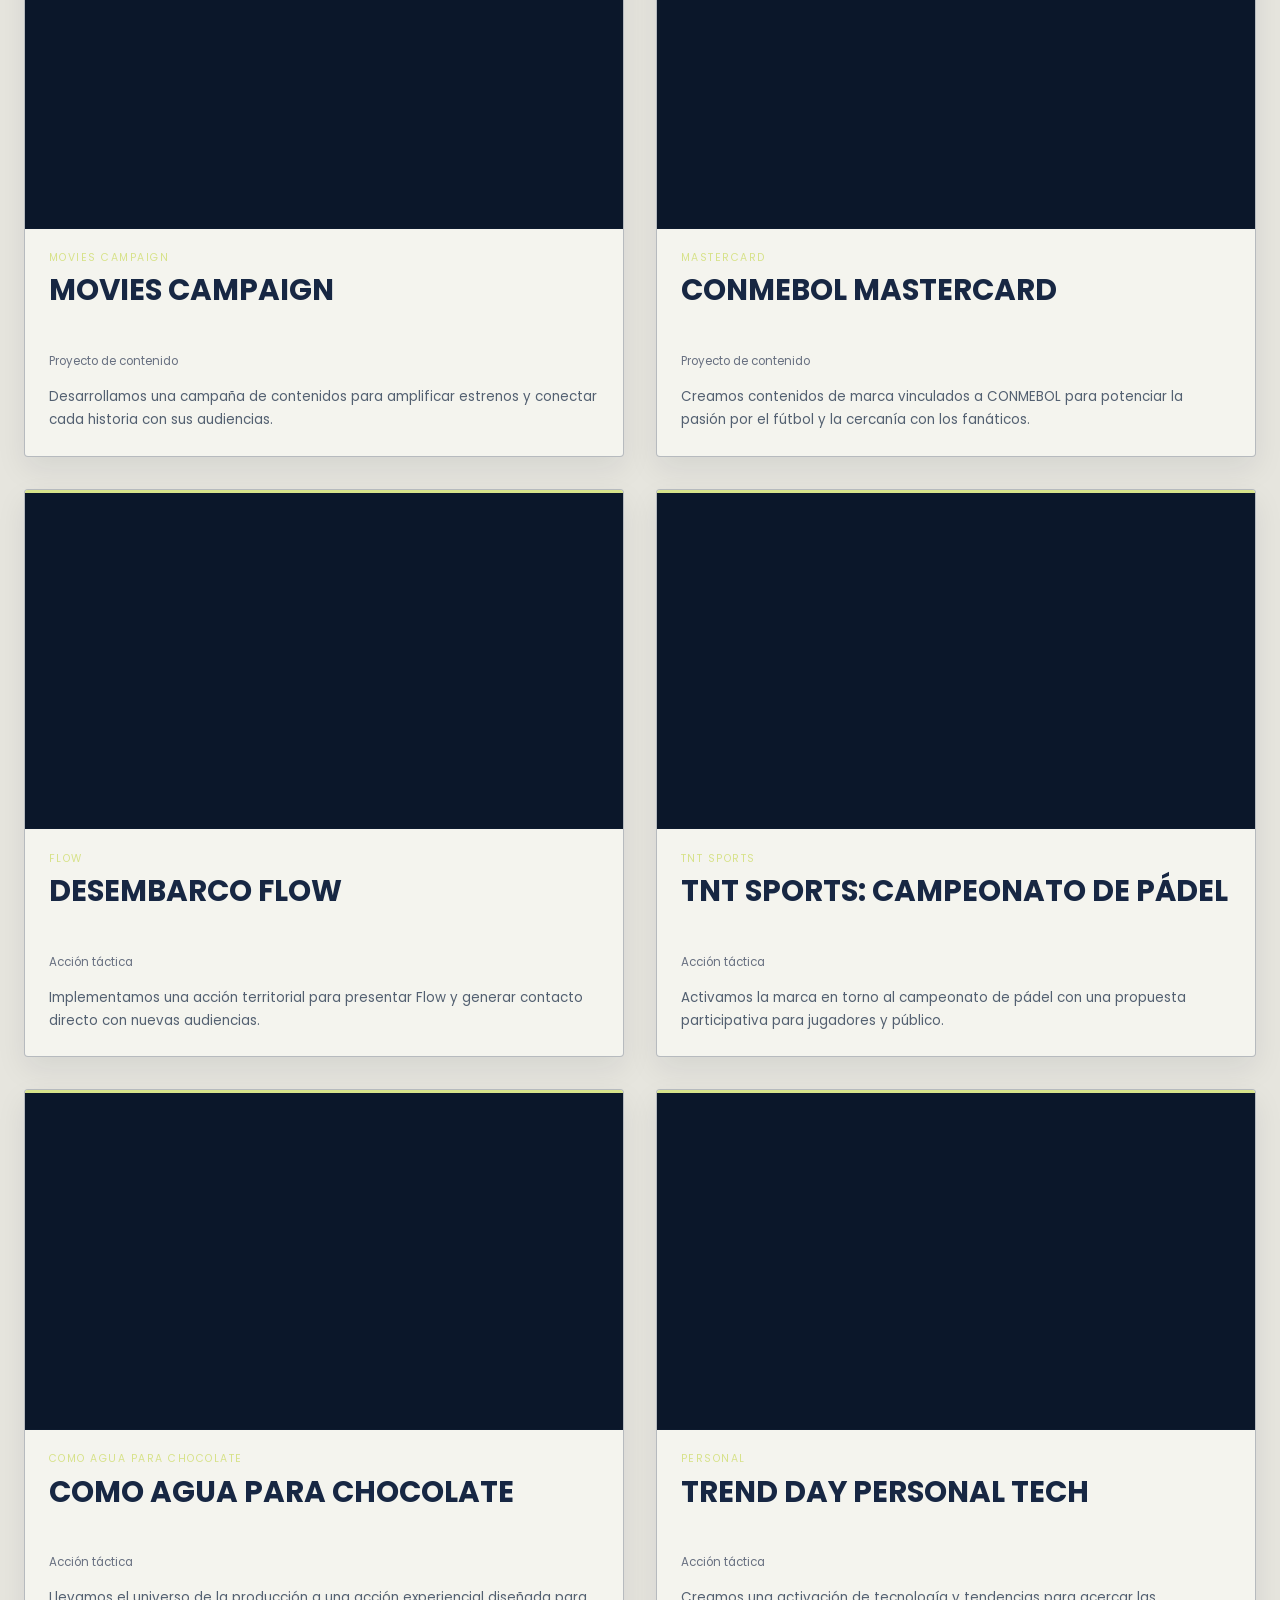
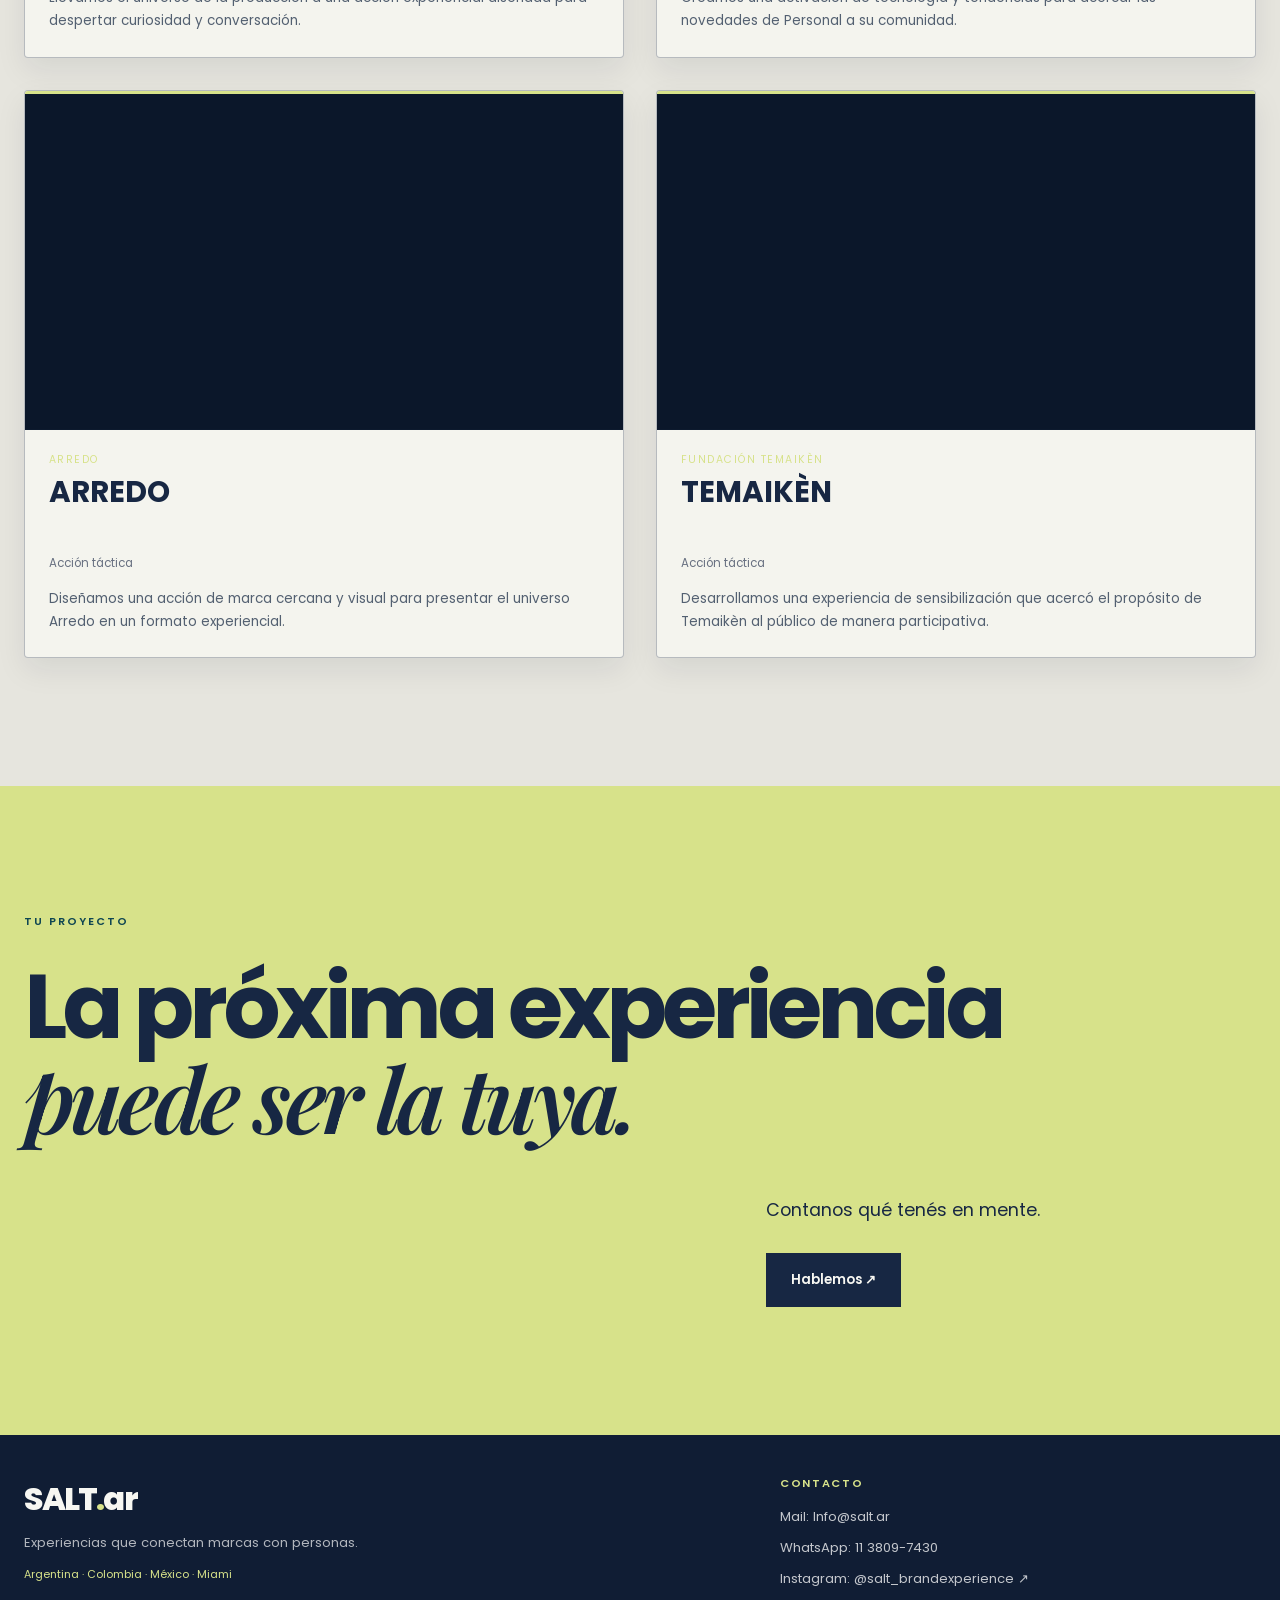
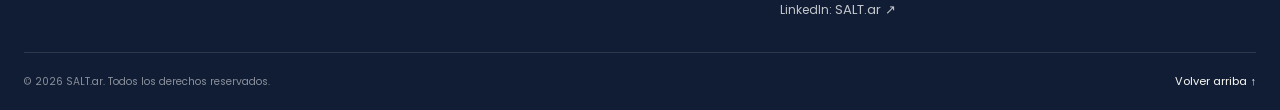
<file: proyectos.html>
<!DOCTYPE html>
<html lang="es">
<head>
<!-- Google Tag Manager -->
<script>(function(w,d,s,l,i){w[l]=w[l]||[];w[l].push({'gtm.start':
new Date().getTime(),event:'gtm.js'});var f=d.getElementsByTagName(s)[0],
j=d.createElement(s),dl=l!='dataLayer'?'&l='+l:'';j.async=true;j.src=
'https://www.googletagmanager.com/gtm.js?id='+i+dl;f.parentNode.insertBefore(j,f);
})(window,document,'script','dataLayer','GTM-PM9MTJH9');</script>
<!-- End Google Tag Manager -->
<meta charset="UTF-8">
<meta name="viewport" content="width=device-width,initial-scale=1">
<meta name="description" content="Portfolio de experiencias y proyectos de SALT.ar.">
<title>Proyectos — SALT.ar</title>
<link rel="preconnect" href="https://fonts.googleapis.com">
<link rel="preconnect" href="https://fonts.gstatic.com" crossorigin>
<link href="https://fonts.googleapis.com/css2?family=Playfair+Display:ital,wght@1,600&family=Poppins:wght@400;500;600;700;800&display=swap" rel="stylesheet">
<link rel="stylesheet" href="css/styles.css">
<script src="js/main.js" defer>
</script>
</head>
<body>
<!-- Google Tag Manager (noscript) -->
<noscript><iframe src="https://www.googletagmanager.com/ns.html?id=GTM-PM9MTJH9"
height="0" width="0" style="display:none;visibility:hidden"></iframe></noscript>
<!-- End Google Tag Manager (noscript) -->
<a class="skip-link" href="#contenido">Saltar al contenido</a>
<div class="video-modal" id="video-modal" role="dialog" aria-modal="true" aria-label="Video del proyecto ampliado" hidden>
<div class="video-modal-panel">
<button class="video-modal-close" type="button" aria-label="Cerrar video">×</button>
<video controls playsinline preload="metadata">
</video>
</div>
</div>
<header class="site-header scrolled" id="site-header">
<div class="header-inner container">
<a class="brand" href="index.html">SALT<span class="brand-dot">.</span>ar</a>
<button class="menu-toggle" type="button" aria-expanded="false" aria-controls="main-nav" aria-label="Abrir menú">
<span>
</span>
<span>
</span>
<span>
</span>
</button>
<nav class="main-nav" id="main-nav">
<ul>
<li>
<a href="index.html">Inicio</a>
</li>
<li>
<a href="nosotros.html">Nosotros</a>
</li>
<li>
<a href="servicios.html">Servicios</a>
</li>
<li>
<a class="is-current" href="proyectos.html">Proyectos</a>
</li>
<li>
<a href="clientes.html">Clientes</a>
</li>
<li>
<a href="contacto.html">Contacto</a>
</li>
</ul>
</nav>
</div>
</header>
<main id="contenido">
<section class="inner-hero">
<div class="container reveal">
<p class="eyebrow">03 / Proyectos</p>
<h1>Experiencias que hablan<br>
<em>por nosotros.</em>
</h1>
<p>Ideas convertidas en momentos que se viven, se comparten y se recuerdan.</p>
</div>
</section>
<section class="section">
<div class="container">
<div class="filter-bar reveal" aria-label="Filtrar proyectos">
<button class="filter-button active" type="button" data-filter="todos">Todos</button>
<button class="filter-button" type="button" data-filter="stands">Stands</button>
<button class="filter-button" type="button" data-filter="eventos">Eventos</button>
<button class="filter-button" type="button" data-filter="contenido">Contenido</button>
<button class="filter-button" type="button" data-filter="acciones-tacticas">Acciones tácticas</button>
</div>
<div class="portfolio-grid">

<article class="project-card reveal" data-category="eventos">
<div class="project-video">
<iframe src="https://www.youtube.com/embed/AMvc85rWYik" title="Video del proyecto House of the Dragon" style="display:block;width:100%;height:100%;border:0" allowfullscreen></iframe>
<button class="video-play" type="button" aria-label="Reproducir House of the Dragon">
<span aria-hidden="true">▶</span>
</button>
</div>
<div class="project-info">
<p>Warner Bros. Discovery</p>
<h3>HOUSE OF THE DRAGON</h3>
<div>
<span>Brasil — São Paulo</span>
</div>
<p class="project-description">Creamos la avant-première de House of the Dragon con siete salas de cine, 200 talentos y una alfombra de 18 metros que transportó a los invitados al universo de Westeros.</p>
</div>
</article>


<article class="project-card reveal" data-category="stands" id="ccxp">
<div class="project-video">
<iframe src="https://www.youtube.com/embed/7XAAj0SYblg" title="Video del proyecto CCXP" style="display:block;width:100%;height:100%;border:0" allowfullscreen></iframe>
<button class="video-play" type="button" aria-label="Reproducir CCXP">
<span aria-hidden="true">▶</span>
</button>
</div>
<div class="project-info">
<p>Warner Bros. Discovery</p>
<h3>CCXP</h3>
<div>
<span>Brasil / San Pablo</span>
</div>
<p class="project-description">CCXP es la expo más importante de Brasil, con una enorme convocatoria de asistentes y fanáticos. El desafío fue inmenso: creamos un booth de 700 m² con los títulos más relevantes de Max. La inmersión, la innovación y la excelencia en la realización marcaron la diferencia.</p>
</div>
</article>


<article class="project-card reveal" data-category="eventos">
<div class="project-video">
<iframe src="https://www.youtube.com/embed/ezP7aqCWyWM" title="Video del proyecto 30 Monedas" style="display:block;width:100%;height:100%;border:0" allowfullscreen></iframe>
<button class="video-play" type="button" aria-label="Reproducir 30 Monedas">
<span aria-hidden="true">▶</span>
</button>
</div>
<div class="project-info">
<p>Warner Bros. Discovery</p>
<h3>30 MONEDAS</h3>
<div>
<span>Argentina — Buenos Aires</span>
</div>
<p class="project-description">Llevamos el universo de 30 Monedas al centro porteño mediante una alfombra de lujo y una impactante recreación escenográfica inspirada en la serie.</p>
</div>
</article>


<article class="project-card reveal" data-category="stands">
<div class="project-video">
<iframe src="https://www.youtube.com/embed/1ECIWPFeWcg" title="Video del proyecto Betty la Fea" style="display:block;width:100%;height:100%;border:0" allowfullscreen></iframe>
<button class="video-play" type="button" aria-label="Reproducir Betty la Fea">
<span aria-hidden="true">▶</span>
</button>
</div>
<div class="project-info">
<p>Amazon Prime</p>
<h3>BETTY LA FEA</h3>
<div>
<span>Colombia — Bogotá</span>
</div>
<p class="project-description">Recreamos Ecomoda en una experiencia inmersiva de 300 m², acercando el universo de Betty la Fea a sus fanáticos en un espacio público.</p>
</div>
</article>


<article class="project-card reveal" data-category="eventos">
<div class="project-video">
<iframe src="https://www.youtube.com/embed/kdH9dLTmrN4" title="Video del proyecto Cris Miró" style="display:block;width:100%;height:100%;border:0" allowfullscreen></iframe>
<button class="video-play" type="button" aria-label="Reproducir Cris Miró">
<span aria-hidden="true">▶</span>
</button>
</div>
<div class="project-info">
<p>Telecom — Flow</p>
<h3>CRIS MIRÓ</h3>
<div>
<span>Argentina — Buenos Aires</span>
</div>
<p class="project-description">Para la avant-première de Cris Miró recreamos un club nocturno con photo opportunities, un show de 18 bailarines y distintos momentos de prensa, cóctel y screening.</p>
</div>
</article>


<article class="project-card reveal" data-category="contenido" id="la-marcha-del-orgullo-lgbt">
<div class="project-video">
<iframe src="https://www.youtube.com/embed/kNUPslqC1hA" title="Video del proyecto Marcha del Orgullo LGBT+" style="display:block;width:100%;height:100%;border:0" allowfullscreen></iframe>
<button class="video-play" type="button" aria-label="Reproducir Marcha del Orgullo LGBT+">
<span aria-hidden="true">▶</span>
</button>
</div>
<div class="project-info">
<p>Telecom</p>
<h3>La Marcha del Orgullo LGBT</h3>
<div>
<span>Argentina</span>
</div>
<p class="project-description">Hay días clave para nuestra cultura, y la Marcha del Orgullo es uno de ellos. ¿Qué mejor que la serie de Cris Miró para crear una acción empática y trascendente? Allí estuvimos junto a Flow, con todo el brillo que esta fecha merecía.</p>
</div>
</article>


<article class="project-card reveal" data-category="contenido">
<div class="project-video">
<iframe src="https://www.youtube.com/embed/Ia0WfP5uJyQ" title="Video del proyecto Los Piojos" style="display:block;width:100%;height:100%;border:0" allowfullscreen></iframe>
<button class="video-play" type="button" aria-label="Reproducir Los Piojos">
<span aria-hidden="true">▶</span>
</button>
</div>
<div class="project-info">
<p>Telecom — Flow</p>
<h3>LOS PIOJOS FLOW</h3>
<div>
<span>Argentina — Buenos Aires y Rosario</span>
</div>
<p class="project-description">Comunicamos el regreso de Los Piojos con “Vivilo en vivo por Flow”, una campaña que combinó experiencias presenciales y contenidos digitales para conectar con sus fanáticos.</p>
</div>
</article>


<article class="project-card reveal" data-category="stands" id="impacto-que-evoluciona">
<div class="project-video project-video-vertical">
<iframe src="https://www.youtube.com/embed/wtfA_Vmvz50" title="Video del proyecto Impacto que evoluciona" style="display:block;width:100%;height:100%;border:0" allow="accelerometer; autoplay; clipboard-write; encrypted-media; gyroscope; picture-in-picture; web-share" allowfullscreen></iframe>
<button class="video-play" type="button" aria-label="Reproducir Impacto que evoluciona">
<span aria-hidden="true">▶</span>
</button>
</div>
<div class="project-info">
<p>Radio Mitre</p>
<h3>Impacto que evoluciona</h3>
<div>
<span>Argentina</span>
<span>Lollapalooza Buenos Aires</span>
</div>
<p class="project-description">Trabajamos junto a Radio Mitre en Lollapalooza Buenos Aires de manera ininterrumpida desde 2022 hasta 2026. Cuando una gran idea es eficiente, perdura, evoluciona y se adapta. Esa es la magia de la metamorfosis de las plataformas duraderas. El proyecto comenzó con el Obelisco en 2022 y 2023, continuó con la Guitarra en 2024 y 2025 y siguió evolucionando en 2026.</p>
</div>
</article>


<article class="project-card reveal" data-category="eventos">
<div class="project-video">
<iframe src="https://www.youtube.com/embed/FylC8audVZg" title="Video del proyecto Máxima" style="display:block;width:100%;height:100%;border:0" allowfullscreen></iframe>
<button class="video-play" type="button" aria-label="Reproducir Máxima">
<span aria-hidden="true">▶</span>
</button>
</div>
<div class="project-info">
<p>Warner Bros. Discovery</p>
<h3>MÁXIMA</h3>
<div>
<span>Argentina — Buenos Aires</span>
</div>
<p class="project-description">Creamos una avant-première inmersiva para Máxima, donde la ambientación, el diseño y cada detalle reflejaron el universo de la serie para generar una experiencia memorable.</p>
</div>
</article>


<article class="project-card reveal" data-category="stands">
<div class="project-video">
<iframe src="https://www.youtube.com/embed/XsX2LqojpfQ" title="Video del proyecto Epiroc Booth — Arminera 2025" style="display:block;width:100%;height:100%;border:0" allowfullscreen></iframe>
<button class="video-play" type="button" aria-label="Reproducir Epiroc Booth — Arminera 2025">
<span aria-hidden="true">▶</span>
</button>
</div>
<div class="project-info">
<p>Epiroc</p>
<h3>EPIROC BOOTH</h3>
<div>
<span>Argentina — Buenos Aires</span>
</div>
<p class="project-description">Junto a Playlatam, desarrollamos un stand inmersivo y disruptivo que transmitió la innovación y tecnología de Epiroc, con una gran pantalla superior y contenido audiovisual envolvente.</p>
</div>
</article>
<article class="project-card reveal" data-category="stands">
<div class="project-video"><iframe src="https://www.youtube.com/embed/eJeGluf68Uw" title="Video del proyecto Primavera Sound" style="display:block;width:100%;height:100%;border:0" allowfullscreen></iframe></div>
<div class="project-info"><p>Primavera Sound</p><h3>PRIMAVERA SOUND</h3><div><span>Proyecto de stand</span></div><p class="project-description">Creamos un punto de encuentro para la marca dentro del festival, integrando identidad, interacción y experiencia de público.</p></div>
</article>
<article class="project-card reveal" data-category="eventos">
<div class="project-video"><iframe src="https://www.youtube.com/embed/rM13qTrnjvM" title="Video del proyecto More 3" style="display:block;width:100%;height:100%;border:0" allowfullscreen></iframe></div>
<div class="project-info"><p>More 3</p><h3>MORE 3</h3><div><span>Proyecto de evento</span></div><p class="project-description">Producimos un encuentro de marca con una propuesta integral de ambientación, contenidos y momentos de conexión.</p></div>
</article>
<article class="project-card reveal" data-category="contenido">
<div class="project-video"><iframe src="https://www.youtube.com/embed/i_QoqyVZphA" title="Video del proyecto Movies Campaign" style="display:block;width:100%;height:100%;border:0" allowfullscreen></iframe></div>
<div class="project-info"><p>Movies Campaign</p><h3>MOVIES CAMPAIGN</h3><div><span>Proyecto de contenido</span></div><p class="project-description">Desarrollamos una campaña de contenidos para amplificar estrenos y conectar cada historia con sus audiencias.</p></div>
</article>
<article class="project-card reveal" data-category="contenido">
<div class="project-video"><iframe src="https://www.youtube.com/embed/TovjjBcYUX8" title="Video del proyecto CONMEBOL Mastercard" style="display:block;width:100%;height:100%;border:0" allowfullscreen></iframe></div>
<div class="project-info"><p>Mastercard</p><h3>CONMEBOL MASTERCARD</h3><div><span>Proyecto de contenido</span></div><p class="project-description">Creamos contenidos de marca vinculados a CONMEBOL para potenciar la pasión por el fútbol y la cercanía con los fanáticos.</p></div>
</article>
<article class="project-card reveal" data-category="acciones-tacticas">
<div class="project-video"><iframe src="https://www.youtube.com/embed/hQ4rpJ2ecVg" title="Video del proyecto Desembarco Flow" style="display:block;width:100%;height:100%;border:0" allowfullscreen></iframe></div>
<div class="project-info"><p>FLOW</p><h3>DESEMBARCO FLOW</h3><div><span>Acción táctica</span></div><p class="project-description">Implementamos una acción territorial para presentar Flow y generar contacto directo con nuevas audiencias.</p></div>
</article>
<article class="project-card reveal" data-category="acciones-tacticas">
<div class="project-video"><iframe src="https://www.youtube.com/embed/skiv5e2JlVs" title="Video del proyecto TNT Sports: Campeonato de Pádel" style="display:block;width:100%;height:100%;border:0" allowfullscreen></iframe></div>
<div class="project-info"><p>TNT Sports</p><h3>TNT SPORTS: CAMPEONATO DE PÁDEL</h3><div><span>Acción táctica</span></div><p class="project-description">Activamos la marca en torno al campeonato de pádel con una propuesta participativa para jugadores y público.</p></div>
</article>
<article class="project-card reveal" data-category="acciones-tacticas">
<div class="project-video"><iframe src="https://www.youtube.com/embed/w2mjIG9vjmM" title="Video del proyecto Como Agua para Chocolate" style="display:block;width:100%;height:100%;border:0" allowfullscreen></iframe></div>
<div class="project-info"><p>Como Agua para Chocolate</p><h3>COMO AGUA PARA CHOCOLATE</h3><div><span>Acción táctica</span></div><p class="project-description">Llevamos el universo de la producción a una acción experiencial diseñada para despertar curiosidad y conversación.</p></div>
</article>
<article class="project-card reveal" data-category="acciones-tacticas">
<div class="project-video"><iframe src="https://www.youtube.com/embed/zHP5Ia8dlsk" title="Video del proyecto Trend Day Personal Tech" style="display:block;width:100%;height:100%;border:0" allowfullscreen></iframe></div>
<div class="project-info"><p>Personal</p><h3>TREND DAY PERSONAL TECH</h3><div><span>Acción táctica</span></div><p class="project-description">Creamos una activación de tecnología y tendencias para acercar las novedades de Personal a su comunidad.</p></div>
</article>
<article class="project-card reveal" data-category="acciones-tacticas">
<div class="project-video"><iframe src="https://www.youtube.com/embed/Qi3llClJ7AU" title="Video del proyecto Arredo" style="display:block;width:100%;height:100%;border:0" allowfullscreen></iframe></div>
<div class="project-info"><p>Arredo</p><h3>ARREDO</h3><div><span>Acción táctica</span></div><p class="project-description">Diseñamos una acción de marca cercana y visual para presentar el universo Arredo en un formato experiencial.</p></div>
</article>
<article class="project-card reveal" data-category="acciones-tacticas">
<div class="project-video"><iframe src="https://www.youtube.com/embed/rOT7ewjCNZc" title="Video del proyecto Temaikèn" style="display:block;width:100%;height:100%;border:0" allowfullscreen></iframe></div>
<div class="project-info"><p>Fundación Temaikèn</p><h3>TEMAIKÈN</h3><div><span>Acción táctica</span></div><p class="project-description">Desarrollamos una experiencia de sensibilización que acercó el propósito de Temaikèn al público de manera participativa.</p></div>
</article>
</div>
</div>
</section>
<section class="cta section">
<div class="container cta-inner reveal">
<p class="section-index">Tu proyecto</p>
<h2>La próxima experiencia<br>
<em>puede ser la tuya.</em>
</h2>
<div>
<p>Contanos qué tenés en mente.</p>
<a class="button button-dark" href="contacto.html">Hablemos ↗</a>
</div>
</div>
</section>
</main>
<footer class="site-footer">
<div class="container footer-grid">
<div class="footer-brand">
<a class="brand" href="index.html" aria-label="SALT.ar, inicio">SALT<span class="brand-dot">.</span>ar</a>
<p>Experiencias que conectan marcas con personas.</p>
<span>Argentina · Colombia · México · Miami</span>
</div>
<div class="footer-contact">
<h2>Contacto</h2>
<a href="mailto:Info@salt.ar">Mail: Info@salt.ar</a>
<a href="https://wa.me/5491138097430">WhatsApp: 11 3809-7430</a>
<a href="https://www.instagram.com/salt_brandexperience/" target="_blank" rel="noopener noreferrer">Instagram: @salt_brandexperience ↗</a>
<span>LinkedIn: <a href="https://www.linkedin.com/company/salt-arg/?viewAsMember=true" target="_blank" rel="noopener noreferrer">SALT.ar ↗</a>
</span>
</div>
</div>
<div class="container footer-bottom">
<p>© <span class="current-year">
</span> SALT.ar. Todos los derechos reservados.</p>
<button class="back-to-top" type="button" aria-label="Volver arriba">Volver arriba <span aria-hidden="true">↑</span>
</button>
</div>
</footer>
</body>
</html>
</file>
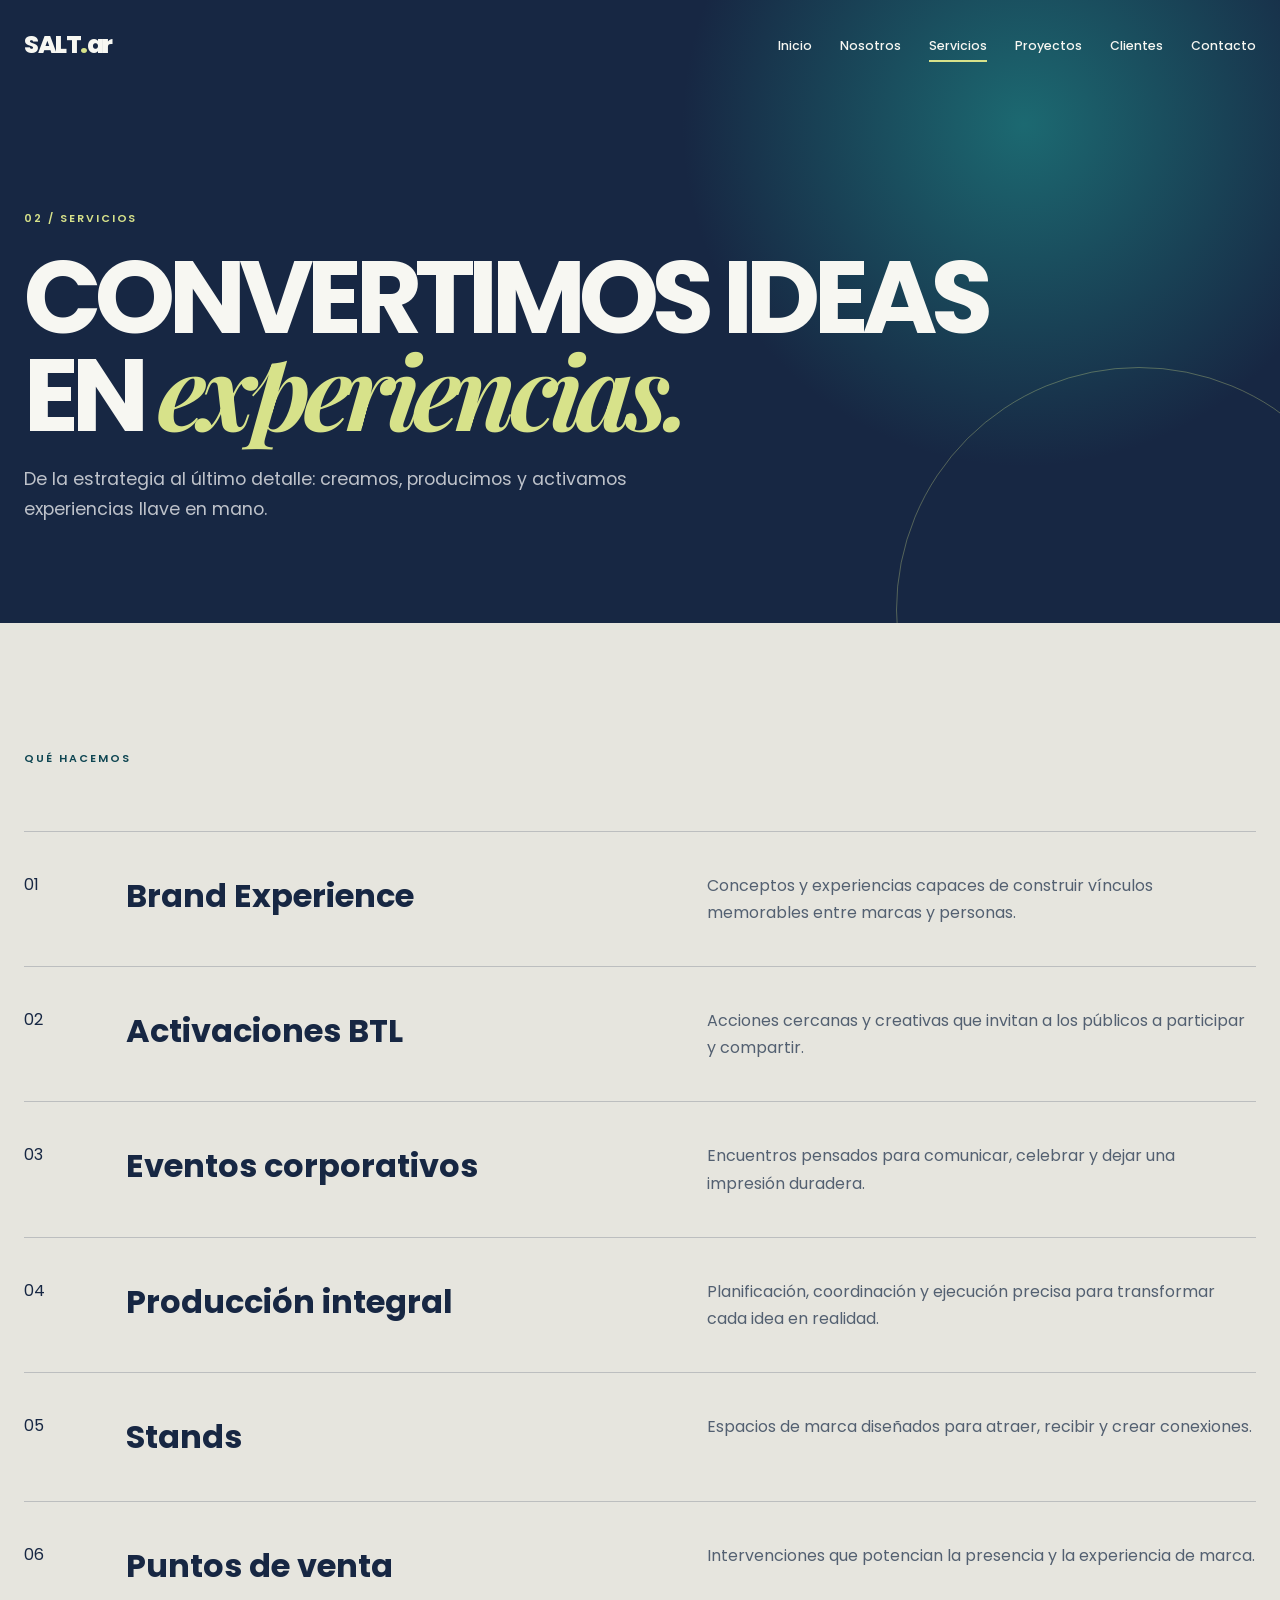
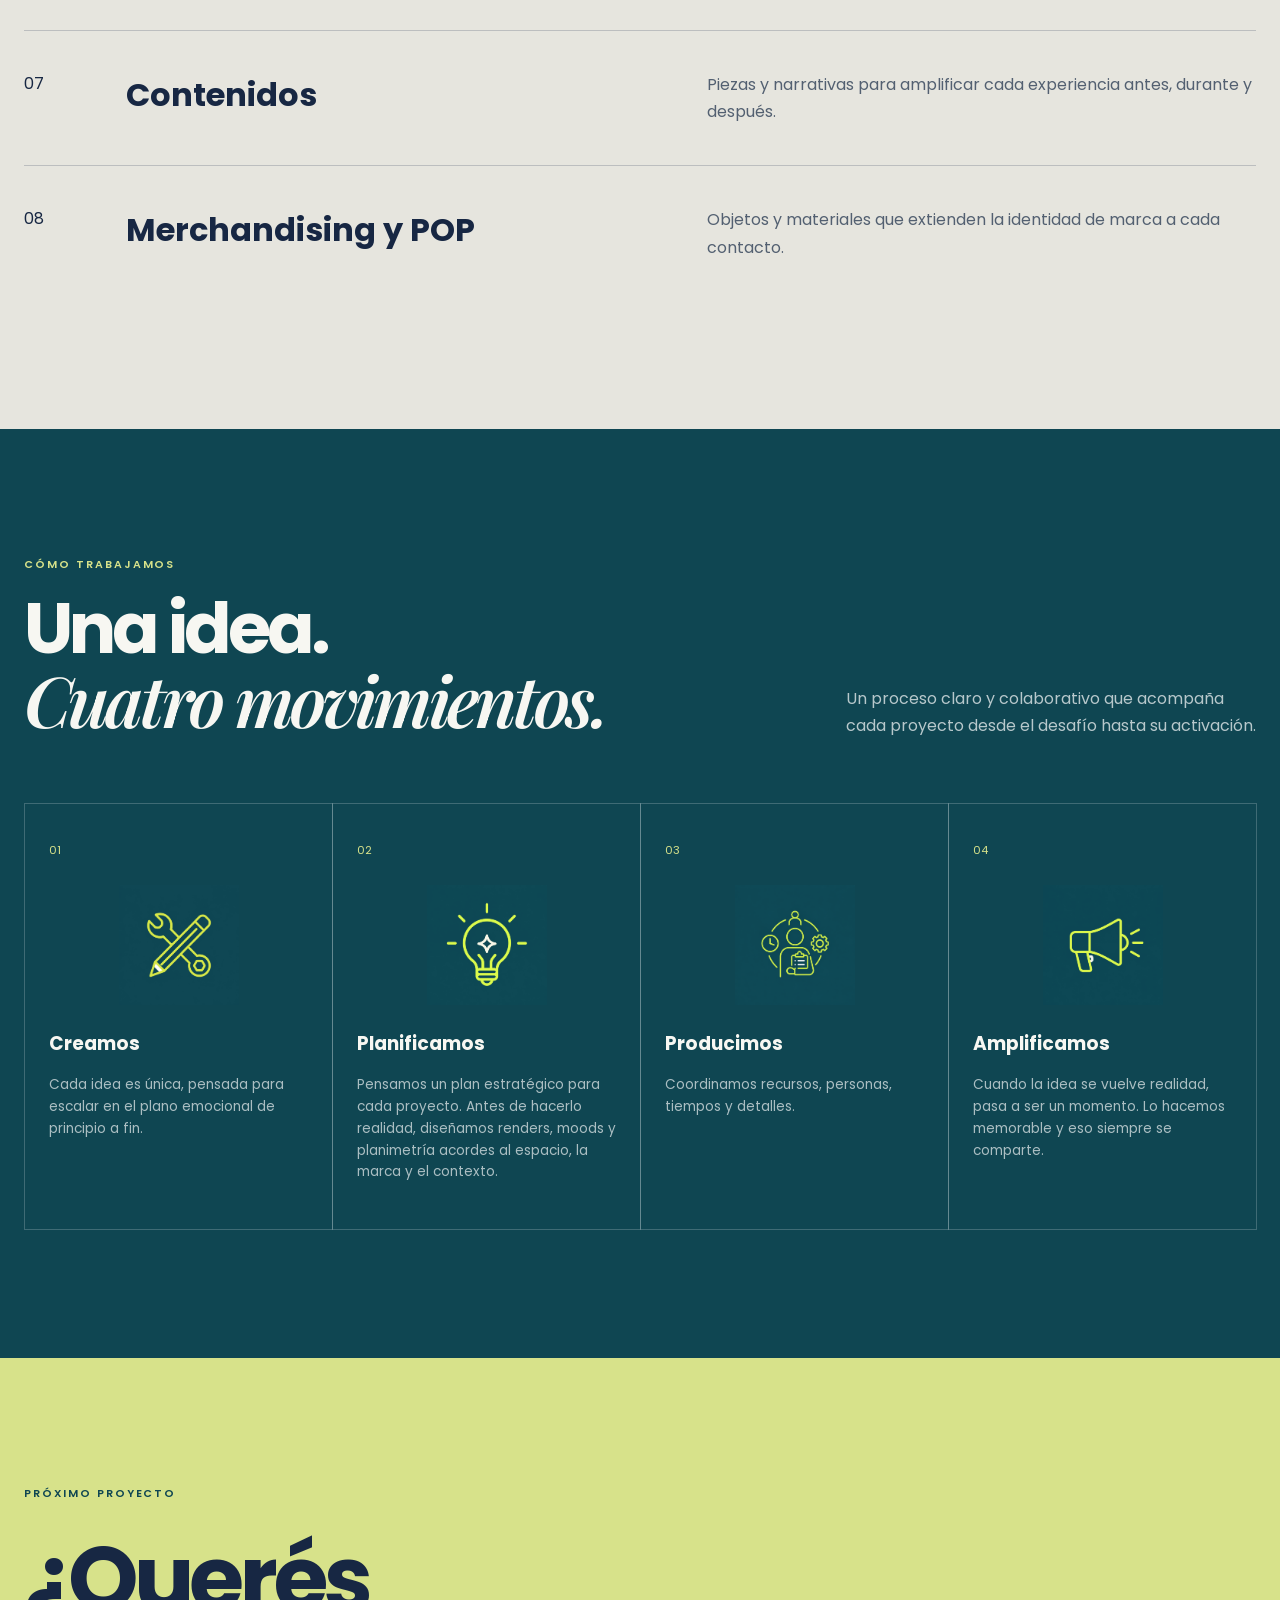
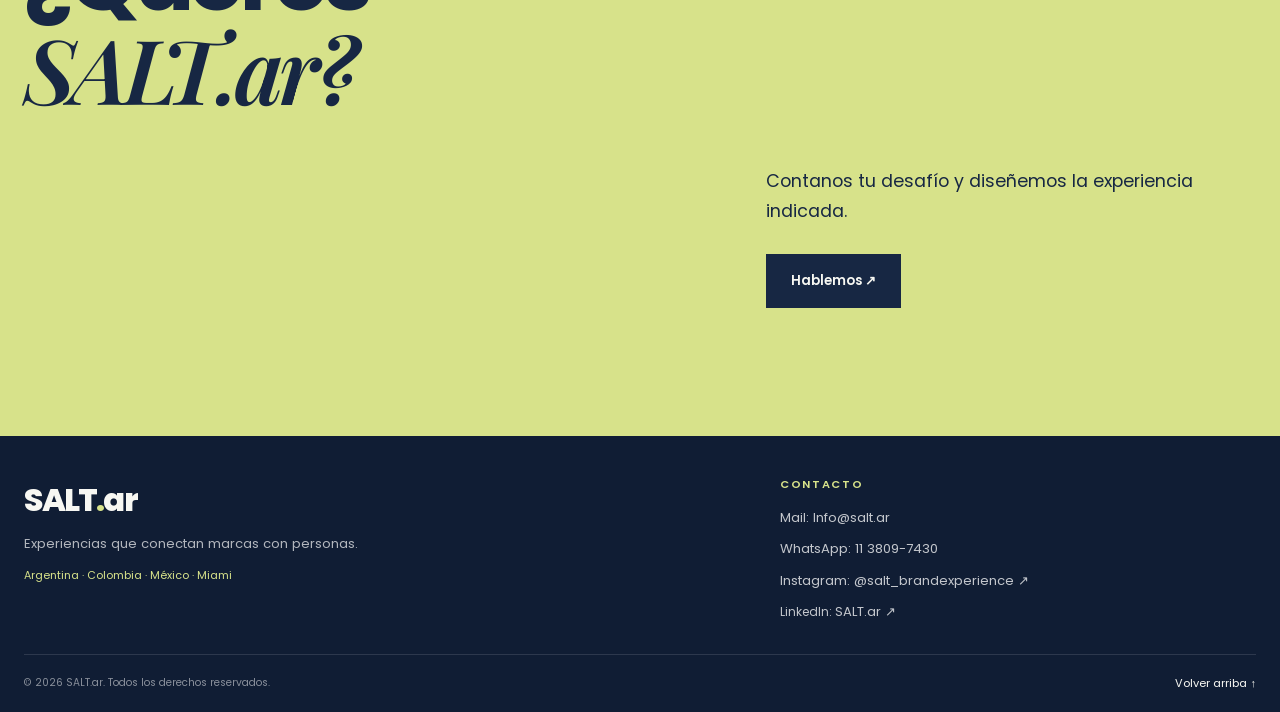
<file: servicios.html>
<!DOCTYPE html><html lang="es"><head><meta charset="UTF-8"><meta name="viewport" content="width=device-width,initial-scale=1"><meta name="description" content="Servicios de Brand Experience, activaciones BTL, eventos y producción de SALT.ar."><title>Servicios — SALT.ar</title><link rel="preconnect" href="https://fonts.googleapis.com"><link rel="preconnect" href="https://fonts.gstatic.com" crossorigin><link href="https://fonts.googleapis.com/css2?family=Playfair+Display:ital,wght@1,600&family=Poppins:wght@400;500;600;700;800&display=swap" rel="stylesheet"><link rel="stylesheet" href="css/styles.css"><script src="js/main.js" defer></script></head><body>
  <!-- Google Tag Manager -->
<script>(function(w,d,s,l,i){w[l]=w[l]||[];w[l].push({'gtm.start':
new Date().getTime(),event:'gtm.js'});var f=d.getElementsByTagName(s)[0],
j=d.createElement(s),dl=l!='dataLayer'?'&l='+l:'';j.async=true;j.src=
'https://www.googletagmanager.com/gtm.js?id='+i+dl;f.parentNode.insertBefore(j,f);
})(window,document,'script','dataLayer','GTM-PM9MTJH9');</script>
<!-- End Google Tag Manager -->
  <!-- Google Tag Manager (noscript) -->
<noscript><iframe src="https://www.googletagmanager.com/ns.html?id=GTM-PM9MTJH9"
height="0" width="0" style="display:none;visibility:hidden"></iframe></noscript>
<!-- End Google Tag Manager (noscript) -->
<a class="skip-link" href="#contenido">Saltar al contenido</a><header class="site-header scrolled" id="site-header"><div class="header-inner container"><a class="brand" href="index.html">SALT<span class="brand-dot">.</span>ar</a><button class="menu-toggle" type="button" aria-expanded="false" aria-controls="main-nav" aria-label="Abrir menú"><span></span><span></span><span></span></button><nav class="main-nav" id="main-nav"><ul><li><a href="index.html">Inicio</a></li><li><a href="nosotros.html">Nosotros</a></li><li><a class="is-current" href="servicios.html">Servicios</a></li><li><a href="proyectos.html">Proyectos</a></li><li><a href="clientes.html">Clientes</a></li><li><a href="contacto.html">Contacto</a></li></ul></nav></div></header>
<main id="contenido"><section class="inner-hero"><div class="container reveal"><p class="eyebrow">02 / Servicios</p><h1>Convertimos ideas<br>en <em>experiencias.</em></h1><p>De la estrategia al último detalle: creamos, producimos y activamos experiencias llave en mano.</p></div></section>
<section class="section"><div class="container"><p class="section-index reveal">Qué hacemos</p><div class="detail-list"><article class="detail-row reveal"><span>01</span><h3>Brand Experience</h3><p>Conceptos y experiencias capaces de construir vínculos memorables entre marcas y personas.</p></article><article class="detail-row reveal"><span>02</span><h3>Activaciones BTL</h3><p>Acciones cercanas y creativas que invitan a los públicos a participar y compartir.</p></article><article class="detail-row reveal"><span>03</span><h3>Eventos corporativos</h3><p>Encuentros pensados para comunicar, celebrar y dejar una impresión duradera.</p></article><article class="detail-row reveal"><span>04</span><h3>Producción integral</h3><p>Planificación, coordinación y ejecución precisa para transformar cada idea en realidad.</p></article><article class="detail-row reveal"><span>05</span><h3>Stands</h3><p>Espacios de marca diseñados para atraer, recibir y crear conexiones.</p></article><article class="detail-row reveal"><span>06</span><h3>Puntos de venta</h3><p>Intervenciones que potencian la presencia y la experiencia de marca.</p></article><article class="detail-row reveal"><span>07</span><h3>Contenidos</h3><p>Piezas y narrativas para amplificar cada experiencia antes, durante y después.</p></article><article class="detail-row reveal"><span>08</span><h3>Merchandising y POP</h3><p>Objetos y materiales que extienden la identidad de marca a cada contacto.</p></article></div></div></section>
<section class="section band-dark"><div class="container"><div class="section-head reveal"><div><p class="section-index">Cómo trabajamos</p><h2>Una idea.<br><em>Cuatro movimientos.</em></h2></div><p class="prose">Un proceso claro y colaborativo que acompaña cada proyecto desde el desafío hasta su activación.</p></div><div class="process-grid"><article class="process-step reveal"><span>01</span><img class="process-image" src="img/creamos.png" alt=""><h3>Creamos</h3><p>Cada idea es única, pensada para escalar en el plano emocional de principio a fin.</p></article><article class="process-step reveal"><span>02</span><img class="process-image" src="img/planificamos.png" alt=""><h3>Planificamos</h3><p>Pensamos un plan estratégico para cada proyecto. Antes de hacerlo realidad, diseñamos renders, moods y planimetría acordes al espacio, la marca y el contexto.</p></article><article class="process-step reveal"><span>03</span><img class="process-image" src="img/producimos.png" alt=""><h3>Producimos</h3><p>Coordinamos recursos, personas, tiempos y detalles.</p></article><article class="process-step reveal"><span>04</span><img class="process-image" src="img/amplificamos.png" alt=""><h3>Amplificamos</h3><p>Cuando la idea se vuelve realidad, pasa a ser un momento. Lo hacemos memorable y eso siempre se comparte.</p></article></div></div></section><section class="cta section"><div class="container cta-inner reveal"><p class="section-index">Próximo proyecto</p><h2>¿Querés<br><em>SALT.ar?</em></h2><div><p>Contanos tu desafío y diseñemos la experiencia indicada.</p><a class="button button-dark" href="contacto.html">Hablemos ↗</a></div></div></section></main>
<footer class="site-footer"><div class="container footer-grid"><div class="footer-brand"><a class="brand" href="index.html" aria-label="SALT.ar, inicio">SALT<span class="brand-dot">.</span>ar</a><p>Experiencias que conectan marcas con personas.</p><span>Argentina · Colombia · México · Miami</span></div><div class="footer-contact"><h2>Contacto</h2><a href="mailto:Info@salt.ar">Mail: Info@salt.ar</a><a href="https://wa.me/5491138097430">WhatsApp: 11 3809-7430</a><a href="https://www.instagram.com/salt_brandexperience/" target="_blank" rel="noopener noreferrer">Instagram: @salt_brandexperience ↗</a><span>LinkedIn: <a href="https://www.linkedin.com/company/salt-arg/?viewAsMember=true" target="_blank" rel="noopener noreferrer">SALT.ar ↗</a></span></div></div><div class="container footer-bottom"><p>© <span class="current-year"></span> SALT.ar. Todos los derechos reservados.</p><button class="back-to-top" type="button" aria-label="Volver arriba">Volver arriba <span aria-hidden="true">↑</span></button></div></footer></body></html>
</file>
<file: css/styles.css>
/* SALT.ar — sistema visual */
:root{--navy:#172743;--petrol:#0f4652;--lime:#d7e28a;--warm:#e6e5de;--white:#f7f7f2;--ink:#101b2f;--font:'Poppins',sans-serif;--serif:'Playfair Display',serif;--container:1240px;--header:88px}
*,*::before,*::after{box-sizing:border-box}html{scroll-behavior:smooth}body{margin:0;background:var(--warm);color:var(--navy);font-family:var(--font);overflow-x:hidden}body.menu-open{overflow:hidden}img,video{display:block;max-width:100%}a{color:inherit;text-decoration:none}button{font:inherit}.container{width:min(calc(100% - 48px),var(--container));margin-inline:auto}.skip-link{position:fixed;left:1rem;top:-100px;background:var(--lime);color:var(--navy);padding:.75rem 1rem;z-index:1000}.skip-link:focus{top:1rem}.site-header{position:fixed;inset:0 0 auto;z-index:100;height:var(--header);color:var(--white);transition:background .35s,box-shadow .35s}.site-header.scrolled,.site-header.menu-active{background:rgba(23,39,67,.97);box-shadow:0 1px 0 rgba(255,255,255,.09)}.header-inner{height:100%;display:flex;align-items:center;justify-content:space-between}.brand{font-weight:800;font-size:1.55rem;letter-spacing:-.06em}.brand-dot{color:var(--lime)}.main-nav{display:flex;align-items:center;gap:2rem}.main-nav ul{display:flex;gap:1.75rem;margin:0;padding:0;list-style:none}.main-nav ul a{font-size:.78rem;font-weight:500;position:relative}.main-nav ul a::after{content:"";position:absolute;left:0;right:100%;bottom:-8px;height:2px;background:var(--lime);transition:right .25s}.main-nav ul a:hover::after,.main-nav ul a:focus-visible::after,.main-nav ul a.is-current::after{right:0}.menu-toggle{display:none;border:0;background:none;padding:8px;cursor:pointer}.menu-toggle span{display:block;width:26px;height:2px;background:var(--white);margin:5px;transition:.25s}.button{display:inline-flex;align-items:center;justify-content:center;gap:.7rem;min-height:54px;padding:.9rem 1.5rem;border:1px solid transparent;font-size:.82rem;font-weight:600;transition:transform .25s,background .25s,color .25s}.button:hover{transform:translateY(-3px)}.button:focus-visible,a:focus-visible,button:focus-visible{outline:3px solid #fff;outline-offset:4px}.button-small{min-height:44px;padding:.65rem 1.2rem}.button-lime{background:var(--lime);color:var(--navy)}.button-lime:hover{background:var(--white)}.button-outline{border-color:rgba(255,255,255,.55);color:var(--white)}.button-outline:hover{background:var(--white);color:var(--navy)}.button-dark{background:var(--navy);color:var(--white)}.button-light{background:var(--warm);color:var(--navy)}
.hero{position:relative;min-height:100svh;display:flex;align-items:center;background:radial-gradient(circle at 76% 25%,#1c6971 0,transparent 29%),linear-gradient(120deg,var(--navy) 8%,var(--petrol) 72%,#18394d);color:var(--white);isolation:isolate;overflow:hidden}.hero::after{content:"";position:absolute;inset:0;background:linear-gradient(90deg,rgba(10,23,42,.72),rgba(10,23,42,.05));z-index:-1}.hero-media{position:absolute;inset:0;width:100%;height:100%;object-fit:cover;z-index:-3}.hero-grid{position:absolute;inset:0;background-image:linear-gradient(rgba(255,255,255,.045) 1px,transparent 1px),linear-gradient(90deg,rgba(255,255,255,.045) 1px,transparent 1px);background-size:72px 72px;mask-image:linear-gradient(to right,transparent,black);z-index:-1}.hero-orb{position:absolute;border:1px solid rgba(215,226,138,.38);border-radius:50%;z-index:-1}.hero-orb-one{width:43vw;aspect-ratio:1;right:-8vw;top:10vh;animation:float 9s ease-in-out infinite}.hero-orb-two{width:21vw;aspect-ratio:1;right:20vw;bottom:-10vw;background:rgba(215,226,138,.1);animation:float 7s ease-in-out infinite reverse}.hero-content{padding-top:var(--header)}.eyebrow,.section-index{text-transform:uppercase;letter-spacing:.18em;font-size:.68rem;font-weight:600}.hero-eyebrow{margin-bottom:1.8rem;color:var(--lime);animation:rise .7s .1s both}.hero h1{margin:0;text-transform:uppercase;font-size:clamp(3.4rem,8.5vw,8.2rem);line-height:.82;letter-spacing:-.07em;max-width:1050px;animation:rise .8s .22s both}.hero h1 span{display:inline-block;color:var(--lime);font-family:var(--serif);font-style:italic;font-weight:600;text-transform:none;letter-spacing:-.05em;animation:gentle-shift 6s ease-in-out infinite}.hero-copy{max-width:600px;margin:2.2rem 0;font-size:clamp(1rem,1.4vw,1.2rem);line-height:1.7;color:rgba(255,255,255,.78);animation:rise .8s .35s both}.hero-actions{display:flex;gap:.8rem;animation:rise .8s .48s both}.scroll-cue{position:absolute;right:max(24px,calc((100vw - var(--container))/2));bottom:30px;display:flex;align-items:center;gap:.8rem;font-size:.66rem;text-transform:uppercase;letter-spacing:.16em;writing-mode:vertical-rl}.scroll-cue i{height:42px;width:1px;background:var(--lime);animation:scroll-line 1.8s infinite}
.hero-brand{font:inherit;text-transform:none}.section{padding:clamp(5rem,10vw,9rem) 0}.intro{background:var(--warm);padding-bottom:0}.intro-grid{display:grid;grid-template-columns:1fr 3fr;gap:3rem}.section-index{margin:0;color:var(--petrol)}h2{margin:0;font-size:clamp(2.5rem,5.5vw,5.5rem);line-height:1;letter-spacing:-.055em}h2 em{font-family:var(--serif);font-weight:600}.intro-copy{max-width:790px;font-size:clamp(1rem,1.5vw,1.24rem);line-height:1.8;margin:2.3rem 0}.text-link{display:inline-flex;gap:.7rem;border-bottom:1px solid;padding-bottom:.35rem;font-size:.84rem;font-weight:600}.word-marquee{margin-top:7rem;border-top:1px solid rgba(23,39,67,.2);border-bottom:1px solid rgba(23,39,67,.2);overflow:hidden;padding:1.1rem 0}.word-track{display:flex;width:max-content;animation:marquee 28s linear infinite}.word-track span{font-size:clamp(1.5rem,3vw,3rem);font-weight:700;letter-spacing:-.04em}.word-track span::after{content:"✦";color:var(--petrol);font-size:.45em;margin:0 1em;vertical-align:middle}.services{background:var(--warm)}.section-head{display:flex;align-items:end;justify-content:space-between;gap:3rem;margin-bottom:4rem}.section-head .section-index{margin-bottom:1.3rem}.section-head>p{max-width:410px;line-height:1.7;margin:0}.service-grid{display:grid;grid-template-columns:repeat(2,1fr);gap:4.5rem 1.5rem}.service-card:nth-child(even){transform:translateY(4rem)}.media-placeholder{position:relative;display:grid;place-items:center;overflow:hidden;background:var(--petrol);color:rgba(255,255,255,.68);isolation:isolate}.media-placeholder::before,.media-placeholder::after{content:"";position:absolute;border-radius:50%;transition:transform .7s ease;z-index:-1}.media-placeholder::before{width:65%;aspect-ratio:1;background:var(--lime);opacity:.45;right:-15%;top:-25%}.media-placeholder::after{width:48%;aspect-ratio:1;border:1px solid rgba(255,255,255,.4);left:10%;bottom:-22%}.media-placeholder span{text-align:center;font-size:.7rem;line-height:1.6;padding:1rem}.media-placeholder strong{display:block}.service-card:hover .media-placeholder::before,.project-card:hover .media-placeholder::before{transform:scale(1.2) translate(-5%,5%)}.service-card .media-placeholder{aspect-ratio:16/10}.service-two{background:#224556}.service-three{background:#243552}.service-four{background:#27565d}.card-meta{display:grid;grid-template-columns:36px 1fr auto;align-items:center;gap:.8rem;margin-top:1.25rem}.card-meta>span{font-size:.75rem}.card-meta h3{font-size:clamp(1.25rem,2vw,1.75rem);margin:0;letter-spacing:-.04em}.service-card>p{margin:.7rem 0 0 52px;color:#455164;line-height:1.6;font-size:.9rem}.center-action{text-align:center;margin-top:7rem}
.projects{background:var(--navy);color:var(--white)}.section-head.light .section-index{color:var(--lime)}.section-head.light>p{color:rgba(255,255,255,.65)}.project-grid{display:grid;grid-template-columns:1.2fr .8fr;gap:5.5rem 1.5rem;align-items:start}.project-card:nth-child(2){margin-top:8rem}.project-card .media-placeholder{aspect-ratio:4/5}.project-large .media-placeholder,.project-wide .media-placeholder{aspect-ratio:4/3}.project-two{background:#1d5964}.project-three{background:#39455f}.project-four{background:#355d61}.project-info{position:relative;padding-top:1.2rem}.project-info>p{font-size:.68rem;text-transform:uppercase;letter-spacing:.14em;color:var(--lime);margin:0 0 .45rem}.project-info h3{font-size:clamp(1.35rem,2.3vw,2rem);margin:0 0 .9rem}.project-info div{display:flex;gap:1rem;color:rgba(255,255,255,.55);font-size:.73rem}.project-info a{position:absolute;right:0;bottom:0;font-size:.75rem;border-bottom:1px solid var(--lime);padding-bottom:.25rem}.clients{background:var(--warm)}.clients .section-index{margin-bottom:1.3rem}.logo-carousel{overflow:hidden;margin-top:4rem;border-block:1px solid rgba(23,39,67,.18)}.logo-track{display:flex;width:max-content;animation:logo-scroll 24s linear infinite}.logo-placeholder{width:240px;height:140px;display:grid;place-content:center;text-align:center;border-right:1px solid rgba(23,39,67,.18);font-weight:700;letter-spacing:.12em}.logo-placeholder small{font-weight:400;font-size:.58rem;letter-spacing:0;margin-top:.5rem;color:#687081}.cta{position:relative;background:var(--lime);overflow:hidden}.cta-inner{position:relative}.cta h2{font-size:clamp(3rem,7vw,7rem);max-width:1000px;margin-top:2rem}.cta-inner>div{margin:3rem 0 0 auto;max-width:490px}.cta-inner>div p{font-size:1.1rem;line-height:1.7;margin:0 0 1.7rem}.cta-shape{position:absolute;width:35vw;aspect-ratio:1;border:1px solid rgba(23,39,67,.25);border-radius:50%;right:-8vw;top:-14vw}.site-footer{background:#101d34;color:var(--white);padding:5rem 0 1.5rem}.footer-grid{display:grid;grid-template-columns:2fr 1fr 1fr;gap:3rem;padding-bottom:5rem}.footer-brand .brand{font-size:2.5rem}.footer-brand p{max-width:300px;color:rgba(255,255,255,.68);line-height:1.7}.footer-brand>span{font-size:.72rem;color:var(--lime)}.footer-grid h2{font:600 .7rem var(--font);text-transform:uppercase;letter-spacing:.15em;color:var(--lime);margin-bottom:1.2rem}.footer-grid>div:not(:first-child){display:flex;flex-direction:column;align-items:flex-start;gap:.7rem}.footer-grid>div:not(:first-child) a{font-size:.82rem;color:rgba(255,255,255,.75)}.footer-grid a:hover{color:var(--lime)}.footer-bottom{border-top:1px solid rgba(255,255,255,.12);padding-top:1.5rem;display:flex;justify-content:space-between;align-items:center;font-size:.68rem;color:rgba(255,255,255,.5)}.back-to-top{border:0;background:none;color:var(--white);cursor:pointer;font-size:.72rem}.reveal{opacity:0;transform:translateY(36px);transition:opacity .8s ease,transform .8s ease}.reveal.visible{opacity:1;transform:none}
@keyframes rise{from{opacity:0;transform:translateY(28px)}to{opacity:1;transform:none}}@keyframes float{50%{transform:translate(-15px,20px)}}@keyframes gentle-shift{50%{transform:translateX(12px)}}@keyframes scroll-line{0%{transform:scaleY(0);transform-origin:top}45%{transform:scaleY(1);transform-origin:top}55%{transform:scaleY(1);transform-origin:bottom}100%{transform:scaleY(0);transform-origin:bottom}}@keyframes marquee{to{transform:translateX(-50%)}}@keyframes logo-scroll{to{transform:translateX(-50%)}}
@media(max-width:900px){:root{--header:72px}.container{width:min(calc(100% - 32px),var(--container))}.menu-toggle{display:block;z-index:2}.menu-toggle[aria-expanded="true"] span:nth-child(1){transform:translateY(7px) rotate(45deg)}.menu-toggle[aria-expanded="true"] span:nth-child(2){opacity:0}.menu-toggle[aria-expanded="true"] span:nth-child(3){transform:translateY(-7px) rotate(-45deg)}.main-nav{position:fixed;inset:var(--header) 0 0;background:var(--navy);padding:3rem 24px;display:flex;flex-direction:column;align-items:stretch;transform:translateX(100%);visibility:hidden;transition:.35s}.main-nav.open{transform:none;visibility:visible}.main-nav ul{flex-direction:column;gap:0}.main-nav ul a{display:block;padding:1rem 0;border-bottom:1px solid rgba(255,255,255,.12);font-size:1.2rem}.nav-cta{margin-top:1.5rem}.intro-grid{grid-template-columns:1fr}.section-head{align-items:start;flex-direction:column}.service-grid{gap:3.5rem 1rem}.service-card:nth-child(even){transform:none}.project-grid{gap:4rem 1rem}.project-card:nth-child(2){margin-top:4rem}.footer-grid{grid-template-columns:1.5fr 1fr 1fr}}
@media(max-width:620px){.hero{min-height:760px}.hero h1{font-size:clamp(3.3rem,16vw,5.2rem)}.hero-copy{font-size:.95rem}.hero-actions{align-items:stretch;flex-direction:column;max-width:280px}.scroll-cue{display:none}.section{padding:5rem 0}.intro-grid{gap:1.5rem}.intro-copy{font-size:.98rem}.word-marquee{margin-top:4rem}.service-grid,.project-grid{grid-template-columns:1fr}.service-card:nth-child(even),.project-card:nth-child(2){margin-top:0}.service-card>p{margin-left:0}.project-card .media-placeholder,.project-large .media-placeholder,.project-wide .media-placeholder{aspect-ratio:4/3}.project-info a{position:static;display:inline-block;margin-top:1rem}.center-action{margin-top:4rem}.logo-placeholder{width:190px;height:120px}.cta h2{margin-top:1.5rem}.cta-inner>div{margin-top:2rem}.footer-grid{grid-template-columns:1fr 1fr}.footer-brand{grid-column:1/-1}.footer-bottom{align-items:flex-start;gap:1rem}.footer-bottom p{max-width:230px;margin:0}}
@media(prefers-reduced-motion:reduce){html{scroll-behavior:auto}*,*::before,*::after{animation-duration:.01ms!important;animation-iteration-count:1!important;transition-duration:.01ms!important}.reveal{opacity:1;transform:none}}

/* Detalle animado de marca bajo el título de Inicio. */
.hero-logo-gif{display:block;width:min(150px,14vw);height:auto;margin:1.25rem 0;object-fit:contain;border:0;background:transparent;pointer-events:none}
@media(max-width:620px){.hero-logo-gif{width:min(100px,28vw);margin:1rem 0}}

/* Distribución de los tres proyectos destacados en Inicio */
.home-project-grid{grid-template-columns:repeat(2,minmax(0,1fr));gap:2.5rem 1.5rem}
.home-project-grid .project-card:nth-child(2){margin-top:0}
.home-project-grid .project-card:nth-child(3){grid-column:1/-1;width:calc((100% - 1.5rem)/2);justify-self:center}
@media(max-width:620px){.home-project-grid{grid-template-columns:1fr;gap:3rem}.home-project-grid .project-card:nth-child(3){grid-column:auto;width:100%}}

/* Sección de equipo en Nosotros */
.staff-layout{display:grid;grid-template-columns:minmax(260px,.7fr) minmax(0,1.3fr);gap:clamp(2.5rem,6vw,6rem);align-items:center}.staff-copy .section-index{margin-bottom:1.3rem}.staff-copy h2{font-size:clamp(2.5rem,4.8vw,4.8rem)}.staff-copy>p:last-child{max-width:520px;margin:2rem 0 0;color:#455164;font-size:clamp(.95rem,1.2vw,1.08rem);line-height:1.8}.staff-photo{position:relative;aspect-ratio:16/9;border:1px solid rgba(23,39,67,.22);background:var(--petrol);box-shadow:0 18px 45px rgba(16,27,47,.14)}.staff-photo::before{content:"";position:absolute;inset:-10px 10px 10px -10px;border:1px solid var(--lime);z-index:0}.staff-photo img{position:relative;width:100%;height:100%;object-fit:cover;object-position:center;z-index:1}
@media(max-width:800px){.staff-layout{grid-template-columns:1fr;gap:2.5rem}.staff-copy>p:last-child{max-width:680px}.staff-photo{width:100%}}
@media(max-width:620px){.staff-photo::before{inset:-7px 7px 7px -7px}}

/* Espacio inferior adicional exclusivo del hero de Inicio. */
.hero{min-height:calc(100svh + 64px);padding-bottom:64px}
@media(max-width:620px){.hero{min-height:824px}}

/* Páginas internas: extienden el mismo sistema visual de la portada. */
.inner-hero{min-height:68svh;padding:calc(var(--header) + 7rem) 0 5rem;background:radial-gradient(circle at 80% 20%,#1c6971,transparent 30%),var(--navy);color:var(--white);position:relative;overflow:hidden}.inner-hero::after{content:"";position:absolute;width:38vw;aspect-ratio:1;border:1px solid rgba(215,226,138,.32);border-radius:50%;right:-8vw;bottom:-18vw}.inner-hero .eyebrow{color:var(--lime)}.inner-hero h1{font-size:clamp(3.5rem,8vw,8rem);line-height:.9;letter-spacing:-.065em;text-transform:uppercase;margin:1.5rem 0}.inner-hero h1 em{font-family:var(--serif);color:var(--lime);text-transform:none}.inner-hero>div>p:last-child{max-width:700px;color:rgba(255,255,255,.72);font-size:1.1rem;line-height:1.7}.content-grid{display:grid;grid-template-columns:1fr 2fr;gap:clamp(2rem,7vw,7rem)}.prose-large{font-size:clamp(1.35rem,2.6vw,2.35rem);line-height:1.4;letter-spacing:-.035em;margin:0}.prose{font-size:1rem;line-height:1.8;color:#465267}.editorial-grid{display:grid;grid-template-columns:repeat(3,1fr);gap:1.2rem;margin-top:4rem}.editorial-card{padding:2rem;background:rgba(255,255,255,.4);border:1px solid rgba(23,39,67,.15);min-height:250px}.editorial-card .number{font-size:.68rem;color:var(--petrol)}.editorial-card h3{font-size:1.5rem;margin:3rem 0 1rem}.editorial-card p{font-size:.88rem;line-height:1.7;color:#4c5868}.band-dark{background:var(--petrol);color:var(--white)}.band-dark .section-index{color:var(--lime)}.band-dark .prose{color:rgba(255,255,255,.7)}.regional-list{display:grid;grid-template-columns:repeat(4,1fr);margin-top:4rem;border-block:1px solid rgba(255,255,255,.2)}.regional-list span{padding:2rem 1rem;border-right:1px solid rgba(255,255,255,.2);font-weight:600}.detail-list{margin-top:4rem}.detail-row{display:grid;grid-template-columns:70px 1fr 1fr;gap:2rem;padding:2.5rem 0;border-top:1px solid rgba(23,39,67,.2)}.detail-row h3{font-size:clamp(1.5rem,2.5vw,2.3rem);margin:0}.detail-row p{margin:0;line-height:1.7;color:#536071}.process-grid{display:grid;grid-template-columns:repeat(4,1fr);margin-top:4rem}.process-step{padding:2rem 1.5rem;border:1px solid rgba(255,255,255,.2);margin-right:-1px}.process-step span{color:var(--lime);font-size:.7rem}.process-image{display:block;width:100%;height:120px;object-fit:contain;margin:1.5rem 0}.process-step h3{margin:0 0 1rem}.process-step p{color:rgba(255,255,255,.65);font-size:.85rem;line-height:1.6}.filter-bar{display:flex;gap:.6rem;flex-wrap:wrap;margin:0 0 3rem}.filter-button{border:1px solid rgba(23,39,67,.3);background:transparent;color:var(--navy);padding:.7rem 1rem;cursor:pointer;font-size:.74rem}.filter-button.active,.filter-button:hover{background:var(--navy);color:var(--white)}.portfolio-grid{display:grid;grid-template-columns:repeat(2,1fr);gap:4rem 1.5rem}.portfolio-grid .project-info{color:var(--navy)}.portfolio-grid .project-info div{color:#687081}.portfolio-grid .project-info a{color:var(--navy)}[hidden]{display:none!important}.industries{display:flex;flex-wrap:wrap;gap:.7rem;margin-top:3rem}.industry{border:1px solid rgba(255,255,255,.28);border-radius:99px;padding:.8rem 1.2rem;font-size:.82rem}.testimonial-grid{display:grid;grid-template-columns:repeat(3,1fr);gap:1.2rem;margin-top:4rem}.testimonial{padding:2rem;border:1px solid rgba(23,39,67,.16)}.testimonial blockquote{margin:0 0 2rem;font-family:var(--serif);font-size:1.3rem;line-height:1.5}.testimonial cite{font:normal .7rem var(--font);color:#647083}.contact-layout{display:grid;grid-template-columns:.8fr 1.2fr;gap:clamp(3rem,8vw,8rem)}.contact-details{display:flex;flex-direction:column;gap:1.5rem}.contact-details a,.contact-details span{border-bottom:1px solid rgba(23,39,67,.2);padding-bottom:1rem}.contact-form{display:grid;grid-template-columns:1fr 1fr;gap:1.2rem}.field{display:flex;flex-direction:column;gap:.5rem}.field.full,.contact-form .button,.form-status{grid-column:1/-1}.field label{font-size:.72rem;font-weight:600}.field input,.field textarea,.field select{width:100%;border:0;border-bottom:1px solid #87909b;background:transparent;padding:.8rem 0;font:inherit;color:var(--navy);border-radius:0}.field textarea{min-height:120px;resize:vertical}.field input:focus,.field textarea:focus,.field select:focus{outline:0;border-color:var(--petrol);box-shadow:0 2px 0 var(--petrol)}.form-status{min-height:1.5em;font-size:.8rem;color:var(--petrol)}
@media(max-width:800px){.content-grid,.contact-layout{grid-template-columns:1fr}.editorial-grid,.testimonial-grid{grid-template-columns:1fr 1fr}.detail-row{grid-template-columns:45px 1fr}.detail-row p{grid-column:2}.process-grid,.regional-list{grid-template-columns:1fr 1fr}.portfolio-grid{gap:3rem 1rem}}
@media(max-width:560px){.inner-hero{min-height:600px;padding-top:calc(var(--header) + 5rem)}.inner-hero h1{font-size:3.4rem}.editorial-grid,.testimonial-grid,.portfolio-grid{grid-template-columns:1fr}.process-grid,.regional-list{grid-template-columns:1fr}.contact-form{grid-template-columns:1fr}.field{grid-column:1/-1}}

/* Footer compacto compartido */
.site-footer{padding:2.5rem 0 1rem}.footer-grid{grid-template-columns:minmax(0,1.4fr) minmax(280px,1fr);gap:clamp(2rem,7vw,7rem);align-items:start;padding-bottom:2rem}.footer-brand .brand{font-size:2rem}.footer-brand p{max-width:380px;margin:.65rem 0 .45rem;font-size:.82rem;line-height:1.5}.footer-brand>span{font-size:.68rem}.footer-contact{display:grid;grid-template-columns:1fr 1fr;align-items:start;gap:.4rem 1.5rem}.footer-contact h2{grid-column:1/-1;margin:0 0 .25rem}.footer-contact a,.footer-contact>span{font-size:.75rem;color:rgba(255,255,255,.75)}.footer-bottom{padding-top:1rem;font-size:.65rem}.footer-bottom p{margin:0}.back-to-top{font-size:.7rem;padding:.25rem 0}
@media(max-width:900px){.footer-grid{grid-template-columns:minmax(0,1.2fr) minmax(280px,1fr);gap:2rem}}
@media(max-width:620px){.site-footer{padding-top:2rem}.footer-grid{grid-template-columns:1fr;gap:1.5rem;padding-bottom:1.5rem}.footer-brand{grid-column:auto}.footer-contact{grid-template-columns:1fr;gap:.35rem}.footer-contact h2{grid-column:auto}.footer-bottom{align-items:center}}

/* Fundadora */
.founder-heading{display:grid;grid-template-columns:1fr 2fr;gap:clamp(2rem,7vw,7rem);align-items:start}.founder-profile{display:grid;grid-template-columns:minmax(280px,.8fr) minmax(0,1.2fr);gap:clamp(2rem,6vw,6rem);align-items:center;margin-top:4rem}.founder-photo{position:relative;overflow:hidden;border:1px solid rgba(215,226,138,.38);aspect-ratio:1}.founder-photo::after{content:"";position:absolute;inset:auto 0 0;height:4px;background:var(--lime)}.founder-photo img{width:100%;height:100%;object-fit:cover}.founder-name{margin:0;color:var(--lime);font-size:clamp(1.25rem,2vw,1.75rem);font-weight:700;letter-spacing:.04em}.founder-role{margin:.4rem 0 1.5rem;color:rgba(255,255,255,.72);font-size:.78rem;text-transform:uppercase;letter-spacing:.1em}.founder-copy blockquote{margin:0;max-width:720px;color:rgba(255,255,255,.82);font-size:clamp(.9rem,1.15vw,1rem);line-height:1.85}
@media(max-width:800px){.founder-heading{grid-template-columns:1fr}.founder-profile{grid-template-columns:minmax(240px,.8fr) minmax(0,1.2fr);gap:2rem}}
@media(max-width:620px){.founder-profile{grid-template-columns:1fr;margin-top:2.5rem}.founder-photo{width:100%;max-width:440px}.founder-copy blockquote{line-height:1.75}}

/* Galería de proyectos en video */
.portfolio-grid{grid-template-columns:repeat(2,minmax(0,1fr));gap:clamp(3rem,6vw,5rem) 1.5rem;align-items:start}.portfolio-grid .project-card{min-width:0}.project-video{position:relative;overflow:hidden;aspect-ratio:16/9;background:#0b172a;border:1px solid rgba(23,39,67,.16)}.project-video video{display:block;width:100%;height:100%;object-fit:cover;background:#0b172a}.video-play{position:absolute;left:50%;top:50%;display:grid;place-items:center;width:clamp(54px,6vw,72px);aspect-ratio:1;padding:0;border:1px solid rgba(255,255,255,.7);border-radius:50%;background:rgba(16,29,52,.82);color:var(--lime);cursor:pointer;transform:translate(-50%,-50%);transition:background .25s,opacity .25s,transform .25s;z-index:2}.video-play span{margin-left:.18em;font-size:1.15rem}.video-play:hover{background:var(--navy);transform:translate(-50%,-50%) scale(1.06)}.project-video.is-playing .video-play{opacity:0;pointer-events:none}.portfolio-grid .project-info{padding-top:1rem}.portfolio-grid .project-info h3{margin-bottom:.55rem}.portfolio-grid .project-info>p:first-child{margin-bottom:.35rem}.portfolio-grid .project-description{margin:1rem 0 0;color:#536071;font-size:.84rem;line-height:1.7;text-transform:none;letter-spacing:0}.portfolio-grid .project-info div{flex-wrap:wrap}
@media(max-width:800px){.portfolio-grid{grid-template-columns:repeat(2,minmax(0,1fr));gap:3rem 1rem}}
@media(max-width:620px){.portfolio-grid{grid-template-columns:1fr;gap:3rem}.project-video{aspect-ratio:16/10}.video-play{width:58px}}

/* Tarjetas y modal del portfolio */
.portfolio-grid{grid-template-columns:repeat(2,minmax(0,1fr));gap:2rem;align-items:stretch}.portfolio-grid .project-card{display:flex;flex-direction:column;height:100%;overflow:hidden;background:rgba(247,247,242,.82);border:1px solid rgba(23,39,67,.28);border-radius:4px;box-shadow:0 12px 30px rgba(16,27,47,.08);transition:transform .3s ease,border-color .3s ease,box-shadow .3s ease}.portfolio-grid .project-card::before{content:"";display:block;height:3px;background:var(--lime);flex:0 0 auto}.portfolio-grid .project-video{aspect-ratio:16/9;border:0;border-bottom:1px solid rgba(23,39,67,.18);border-radius:0;cursor:zoom-in}.portfolio-grid .project-video video{width:100%;height:100%;object-fit:cover}.portfolio-grid .video-play{display:none}.portfolio-grid .project-info{display:flex;flex:1;flex-direction:column;padding:1.35rem 1.5rem 1.5rem}.portfolio-grid .project-info>p:first-child{margin:0 0 .45rem;font-size:.66rem}.portfolio-grid .project-info h3{margin:0 0 .75rem;line-height:1.15}.portfolio-grid .project-info div{gap:.65rem 1rem;margin:0}.portfolio-grid .project-description{margin:1rem 0 0;color:#536071;font-size:.84rem;line-height:1.7;text-transform:none;letter-spacing:0;overflow-wrap:anywhere}.video-modal-open{overflow:hidden}.video-modal{position:fixed;inset:0;display:grid;place-items:center;padding:clamp(1rem,4vw,3rem);background:rgba(7,15,28,.9);z-index:1000}.video-modal-panel{position:relative;width:min(1100px,100%);max-height:calc(100svh - 2rem)}.video-modal video{display:block;width:100%;max-height:calc(100svh - 2rem);aspect-ratio:16/9;object-fit:contain;background:#050a12;box-shadow:0 24px 70px rgba(0,0,0,.45)}.video-modal-close{position:absolute;right:0;top:-3rem;display:grid;place-items:center;width:42px;height:42px;padding:0;border:1px solid rgba(255,255,255,.65);border-radius:50%;background:var(--navy);color:var(--white);font-size:1.7rem;line-height:1;cursor:pointer;z-index:1;transition:background .3s ease,color .3s ease}.video-modal-close:hover{background:var(--lime);color:var(--navy)}
@media(hover:hover){.portfolio-grid .project-card:hover{border-color:var(--lime);box-shadow:0 20px 44px rgba(16,27,47,.16);transform:translateY(-6px) scale(1.012)}}
@media(max-width:900px){.portfolio-grid{grid-template-columns:1fr;gap:1.5rem}.portfolio-grid .project-info{padding:1.25rem}.video-modal{padding:3.5rem 1rem 1rem}.video-modal-close{top:-3rem}}
@media(prefers-reduced-motion:reduce){.portfolio-grid .project-card{transition:none}}

/* Distribución exclusiva de la sección Contacto */
.contact-section .contact-layout{grid-template-columns:minmax(0,720px);justify-content:center;align-items:start;gap:clamp(3rem,6vw,5rem)}
.contact-section .contact-form{width:100%;margin-inline:auto;align-items:start;column-gap:1.5rem;row-gap:1.5rem}
.contact-section .contact-details{gap:0;width:100%;text-align:center}
.contact-section .contact-details a,.contact-section .contact-details span{display:block;padding:1rem 0}
.contact-section .contact-details>:first-child{padding-top:0}
@media(max-width:620px){.contact-section .contact-layout{gap:2.5rem}.contact-section .contact-form{grid-template-columns:1fr;gap:1.25rem}.contact-section .field{grid-column:1/-1}}

/* Alineación uniforme del portfolio */
.portfolio-grid{grid-auto-flow:row;align-items:stretch;column-gap:2rem;row-gap:2rem}.portfolio-grid .project-card,.portfolio-grid .project-card:nth-child(2){align-self:stretch;margin-top:0}.portfolio-grid .project-video{width:100%;aspect-ratio:16/9;flex:0 0 auto}.portfolio-grid .project-video video{width:100%;height:100%;object-fit:cover}.portfolio-grid .project-info>p:first-child{min-height:1em}.portfolio-grid .project-info h3{min-height:2.3em}.portfolio-grid .project-info div{min-height:1.2em}
@media(max-width:900px){.portfolio-grid{grid-template-columns:1fr;column-gap:0;row-gap:1.5rem}.portfolio-grid .project-info>p:first-child,.portfolio-grid .project-info h3,.portfolio-grid .project-info div{min-height:0}}
</file>
